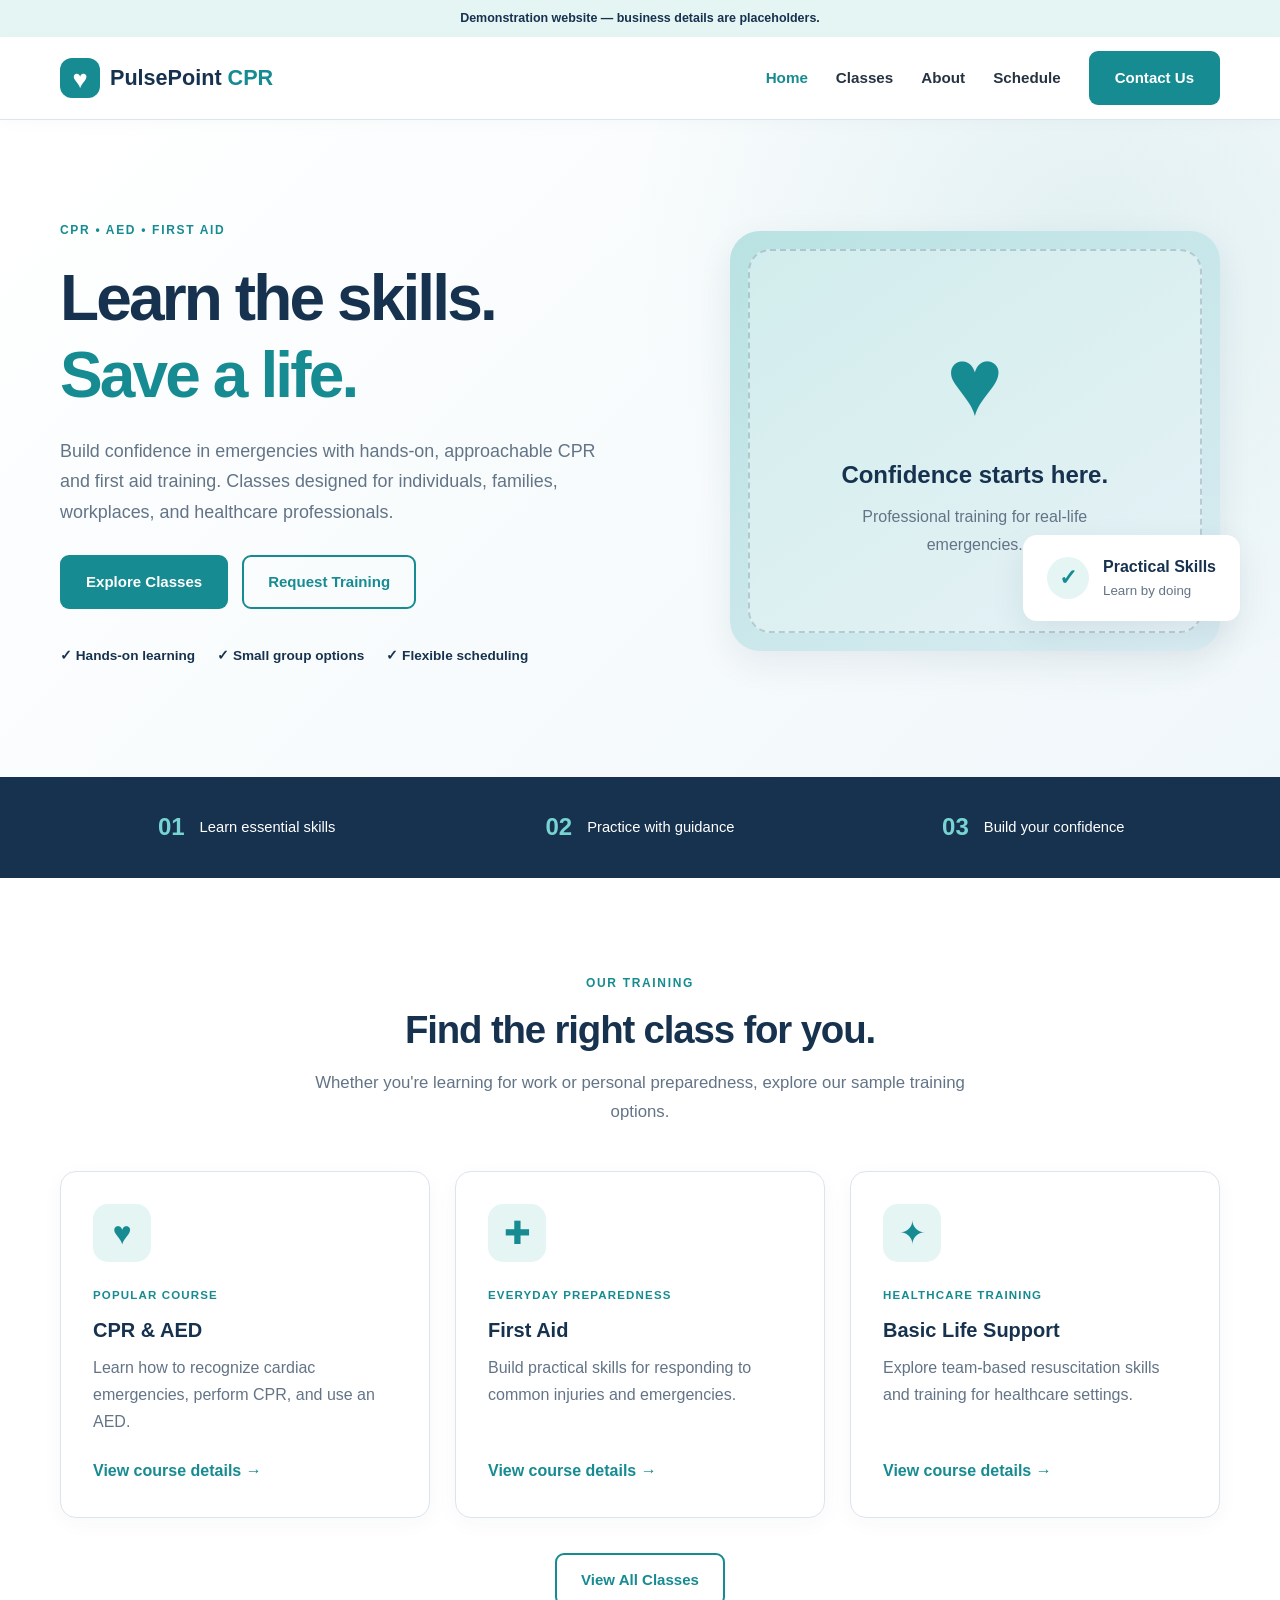
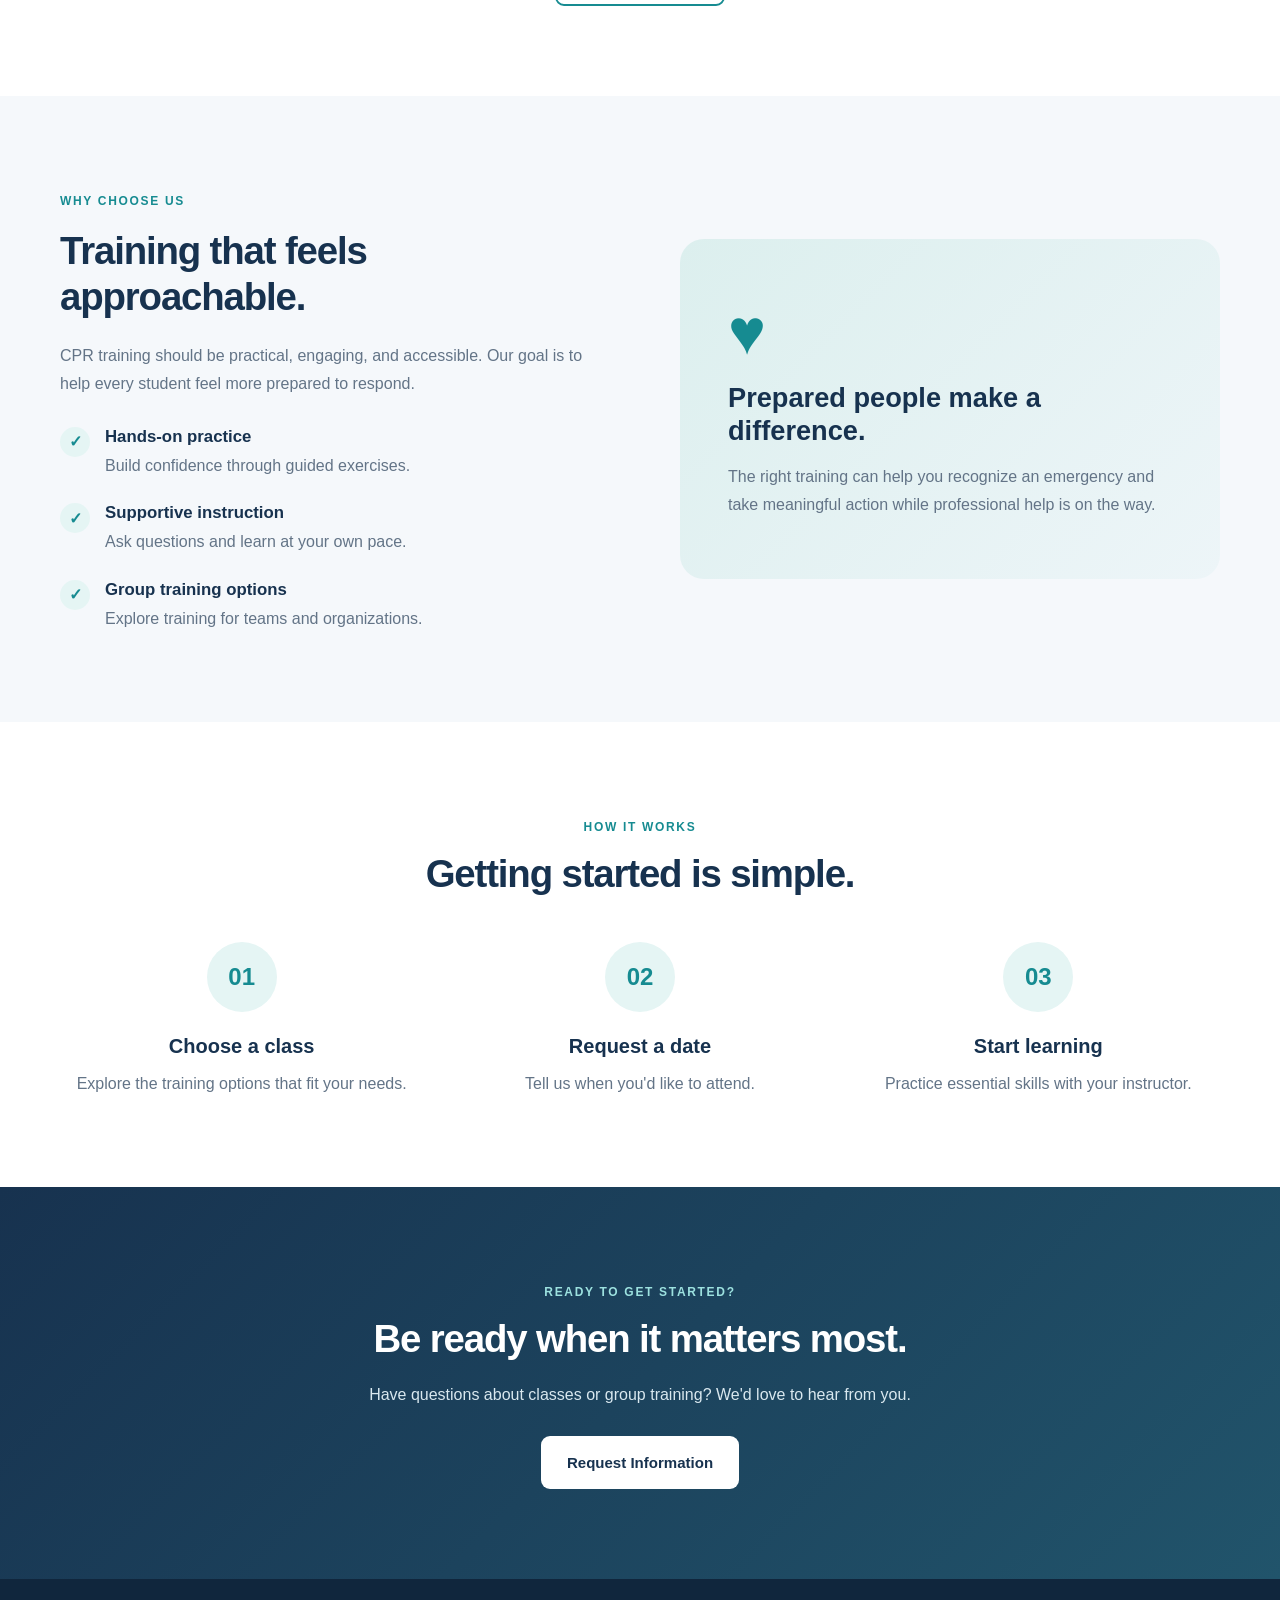
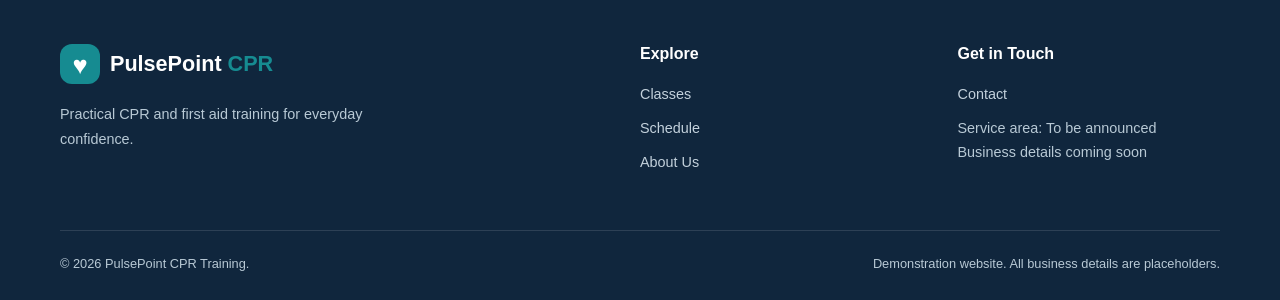
<file: index.html>
<!DOCTYPE html>
<html lang="en">
<head>
    <meta charset="UTF-8">
    <meta name="viewport" content="width=device-width, initial-scale=1.0">
    <meta name="description" content="Professional CPR, AED, and first aid training.">
    <title>PulsePoint CPR Training | Home</title>
    <link rel="stylesheet" href="css/style.css">
    <script src="js/main.js" defer></script>
</head>
<body>
    <div class="demo-banner">
        Demonstration website — business details are placeholders.
    </div>

    <header class="site-header">
        <div class="container nav-container">
            <a class="brand" href="index.html">
                <span class="brand-icon">♥</span>
                <span>PulsePoint <strong>CPR</strong></span>
            </a>

            <button class="menu-toggle" aria-label="Toggle navigation" aria-expanded="false">
                ☰
            </button>

            <nav class="site-nav" aria-label="Main navigation">
                <a class="active" href="index.html">Home</a>
                <a href="classes.html">Classes</a>
                <a href="about.html">About</a>
                <a href="schedule.html">Schedule</a>
                <a href="contact.html" class="btn btn-primary nav-cta">Contact Us</a>
            </nav>
        </div>
    </header>

    <main>
        <section class="hero">
            <div class="container hero-grid">
                <div class="hero-content">
                    <span class="eyebrow">CPR • AED • FIRST AID</span>

                    <h1>
                        Learn the skills.
                        <span>Save a life.</span>
                    </h1>

                    <p>
                        Build confidence in emergencies with hands-on,
                        approachable CPR and first aid training.
                        Classes designed for individuals, families,
                        workplaces, and healthcare professionals.
                    </p>

                    <div class="button-group">
                        <a href="classes.html" class="btn btn-primary">
                            Explore Classes
                        </a>

                        <a href="contact.html" class="btn btn-outline">
                            Request Training
                        </a>
                    </div>

                    <div class="hero-highlights">
                        <span>✓ Hands-on learning</span>
                        <span>✓ Small group options</span>
                        <span>✓ Flexible scheduling</span>
                    </div>
                </div>

                <div class="hero-visual">
                    <div class="hero-image">
                        <div class="image-placeholder">
                            <span class="image-symbol">♥</span>
                            <strong>Confidence starts here.</strong>
                            <p>Professional training for real-life emergencies.</p>
                        </div>
                    </div>

                    <div class="floating-card">
                        <span class="floating-icon">✓</span>
                        <div>
                            <strong>Practical Skills</strong>
                            <small>Learn by doing</small>
                        </div>
                    </div>
                </div>
            </div>
        </section>

        <section class="section trust-strip">
            <div class="container trust-grid">
                <div>
                    <strong>01</strong>
                    <span>Learn essential skills</span>
                </div>

                <div>
                    <strong>02</strong>
                    <span>Practice with guidance</span>
                </div>

                <div>
                    <strong>03</strong>
                    <span>Build your confidence</span>
                </div>
            </div>
        </section>

        <section class="section" id="featured-classes">
            <div class="container">
                <div class="section-heading">
                    <span class="eyebrow">OUR TRAINING</span>
                    <h2>Find the right class for you.</h2>
                    <p>
                        Whether you're learning for work or personal
                        preparedness, explore our sample training options.
                    </p>
                </div>

                <div class="card-grid">
                    <article class="course-card">
                        <div class="course-icon">♥</div>
                        <span class="course-label">POPULAR COURSE</span>
                        <h3>CPR & AED</h3>
                        <p>
                            Learn how to recognize cardiac emergencies,
                            perform CPR, and use an AED.
                        </p>
                        <a href="classes.html" class="text-link">
                            View course details →
                        </a>
                    </article>

                    <article class="course-card">
                        <div class="course-icon">✚</div>
                        <span class="course-label">EVERYDAY PREPAREDNESS</span>
                        <h3>First Aid</h3>
                        <p>
                            Build practical skills for responding to
                            common injuries and emergencies.
                        </p>
                        <a href="classes.html" class="text-link">
                            View course details →
                        </a>
                    </article>

                    <article class="course-card">
                        <div class="course-icon">✦</div>
                        <span class="course-label">HEALTHCARE TRAINING</span>
                        <h3>Basic Life Support</h3>
                        <p>
                            Explore team-based resuscitation skills
                            and training for healthcare settings.
                        </p>
                        <a href="classes.html" class="text-link">
                            View course details →
                        </a>
                    </article>
                </div>

                <div class="centered-action">
                    <a href="classes.html" class="btn btn-outline">
                        View All Classes
                    </a>
                </div>
            </div>
        </section>

        <section class="section section-soft">
            <div class="container split-section">
                <div>
                    <span class="eyebrow">WHY CHOOSE US</span>
                    <h2>Training that feels approachable.</h2>
                    <p>
                        CPR training should be practical, engaging,
                        and accessible. Our goal is to help every
                        student feel more prepared to respond.
                    </p>

                    <div class="feature-list">
                        <div class="feature-item">
                            <span class="check-icon">✓</span>
                            <div>
                                <h3>Hands-on practice</h3>
                                <p>Build confidence through guided exercises.</p>
                            </div>
                        </div>

                        <div class="feature-item">
                            <span class="check-icon">✓</span>
                            <div>
                                <h3>Supportive instruction</h3>
                                <p>Ask questions and learn at your own pace.</p>
                            </div>
                        </div>

                        <div class="feature-item">
                            <span class="check-icon">✓</span>
                            <div>
                                <h3>Group training options</h3>
                                <p>Explore training for teams and organizations.</p>
                            </div>
                        </div>
                    </div>
                </div>

                <div class="info-panel">
                    <span class="panel-symbol">♥</span>
                    <h3>Prepared people make a difference.</h3>
                    <p>
                        The right training can help you recognize
                        an emergency and take meaningful action
                        while professional help is on the way.
                    </p>
                </div>
            </div>
        </section>

        <section class="section">
            <div class="container">
                <div class="section-heading">
                    <span class="eyebrow">HOW IT WORKS</span>
                    <h2>Getting started is simple.</h2>
                </div>

                <div class="steps-grid">
                    <div class="step">
                        <span class="step-number">01</span>
                        <h3>Choose a class</h3>
                        <p>Explore the training options that fit your needs.</p>
                    </div>

                    <div class="step">
                        <span class="step-number">02</span>
                        <h3>Request a date</h3>
                        <p>Tell us when you'd like to attend.</p>
                    </div>

                    <div class="step">
                        <span class="step-number">03</span>
                        <h3>Start learning</h3>
                        <p>Practice essential skills with your instructor.</p>
                    </div>
                </div>
            </div>
        </section>

        <section class="section cta-section">
            <div class="container cta-content">
                <span class="eyebrow">READY TO GET STARTED?</span>
                <h2>Be ready when it matters most.</h2>
                <p>
                    Have questions about classes or group training?
                    We'd love to hear from you.
                </p>
                <a href="contact.html" class="btn btn-light">
                    Request Information
                </a>
            </div>
        </section>
    </main>

    <footer class="site-footer">
        <div class="container footer-grid">
            <div>
                <a class="brand footer-brand" href="index.html">
                    <span class="brand-icon">♥</span>
                    <span>PulsePoint <strong>CPR</strong></span>
                </a>
                <p>
                    Practical CPR and first aid training
                    for everyday confidence.
                </p>
            </div>

            <div>
                <h3>Explore</h3>
                <a href="classes.html">Classes</a>
                <a href="schedule.html">Schedule</a>
                <a href="about.html">About Us</a>
            </div>

            <div>
                <h3>Get in Touch</h3>
                <a href="contact.html">Contact</a>
                <p>Service area: To be announced</p>
                <p>Business details coming soon</p>
            </div>
        </div>

        <div class="container footer-bottom">
            <p>© <span id="current-year"></span> PulsePoint CPR Training.</p>
            <p>Demonstration website. All business details are placeholders.</p>
        </div>
    </footer>
</body>
</html>
</file>
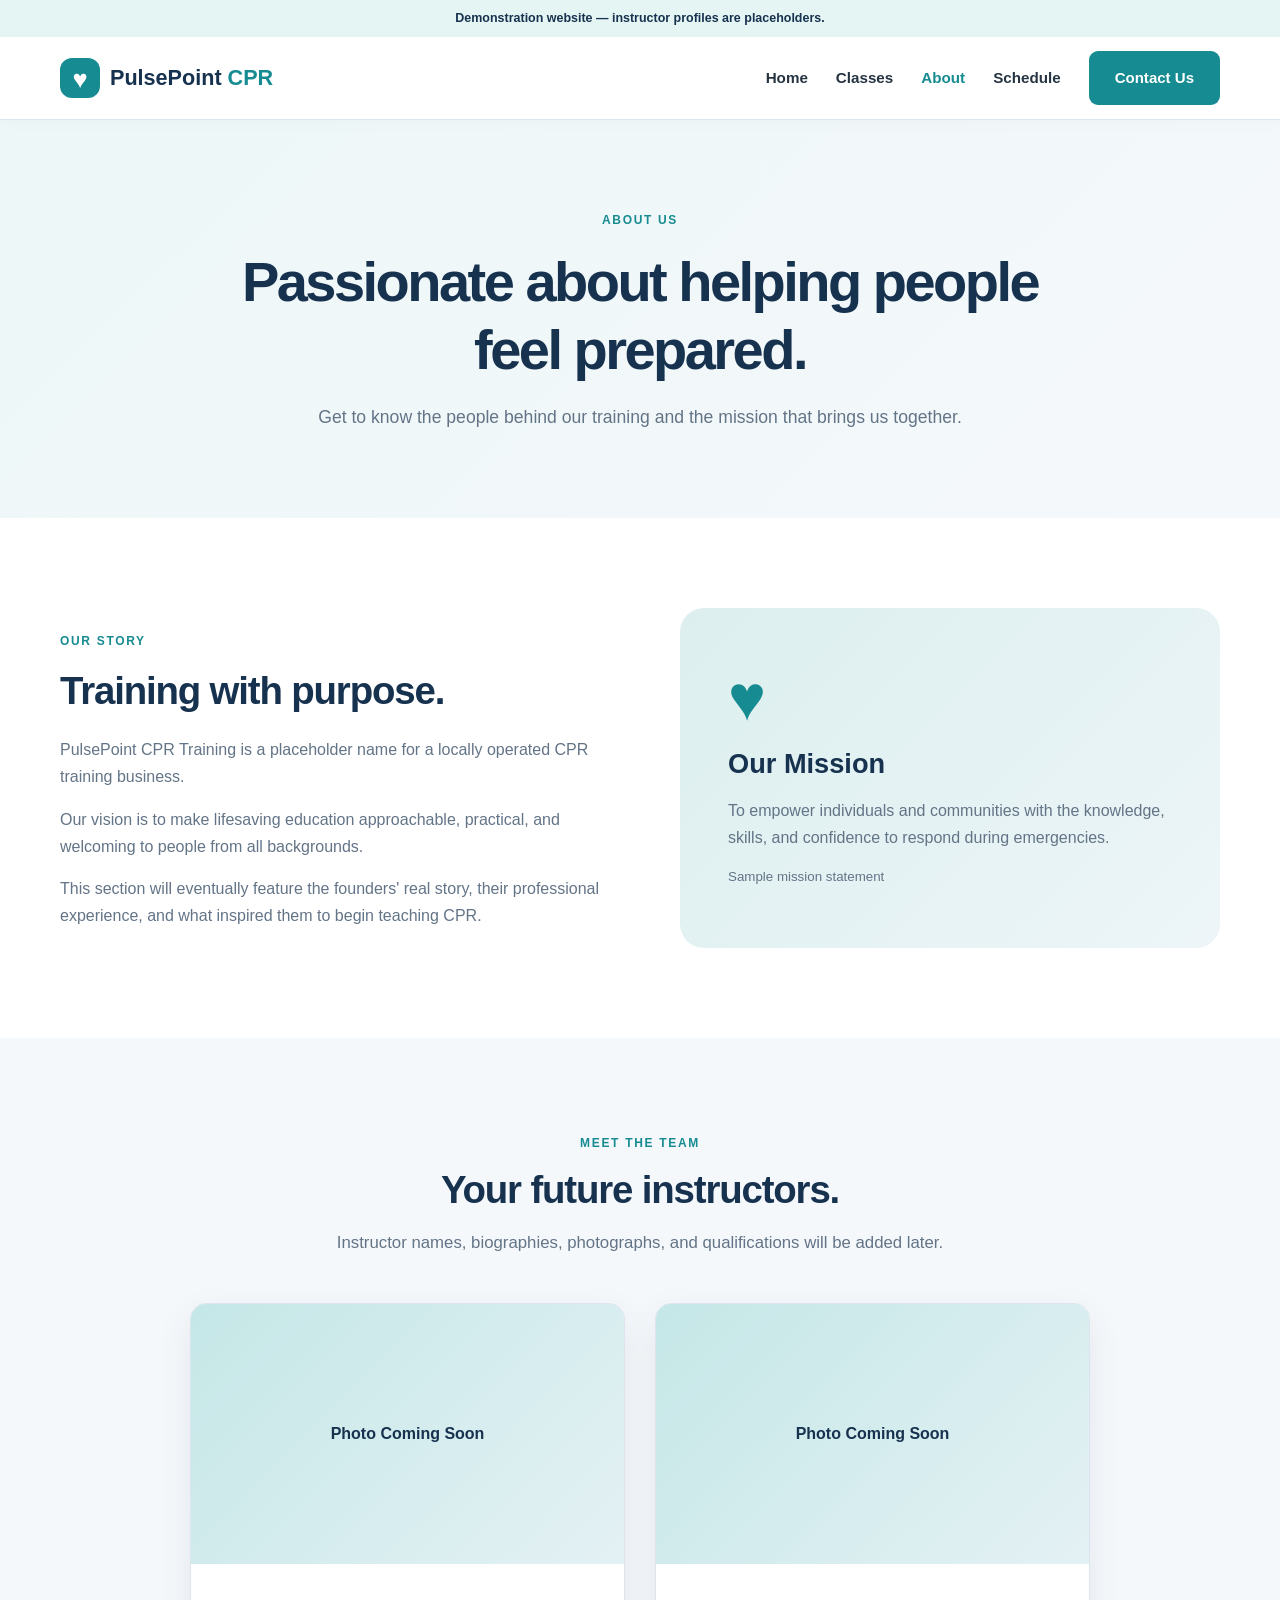
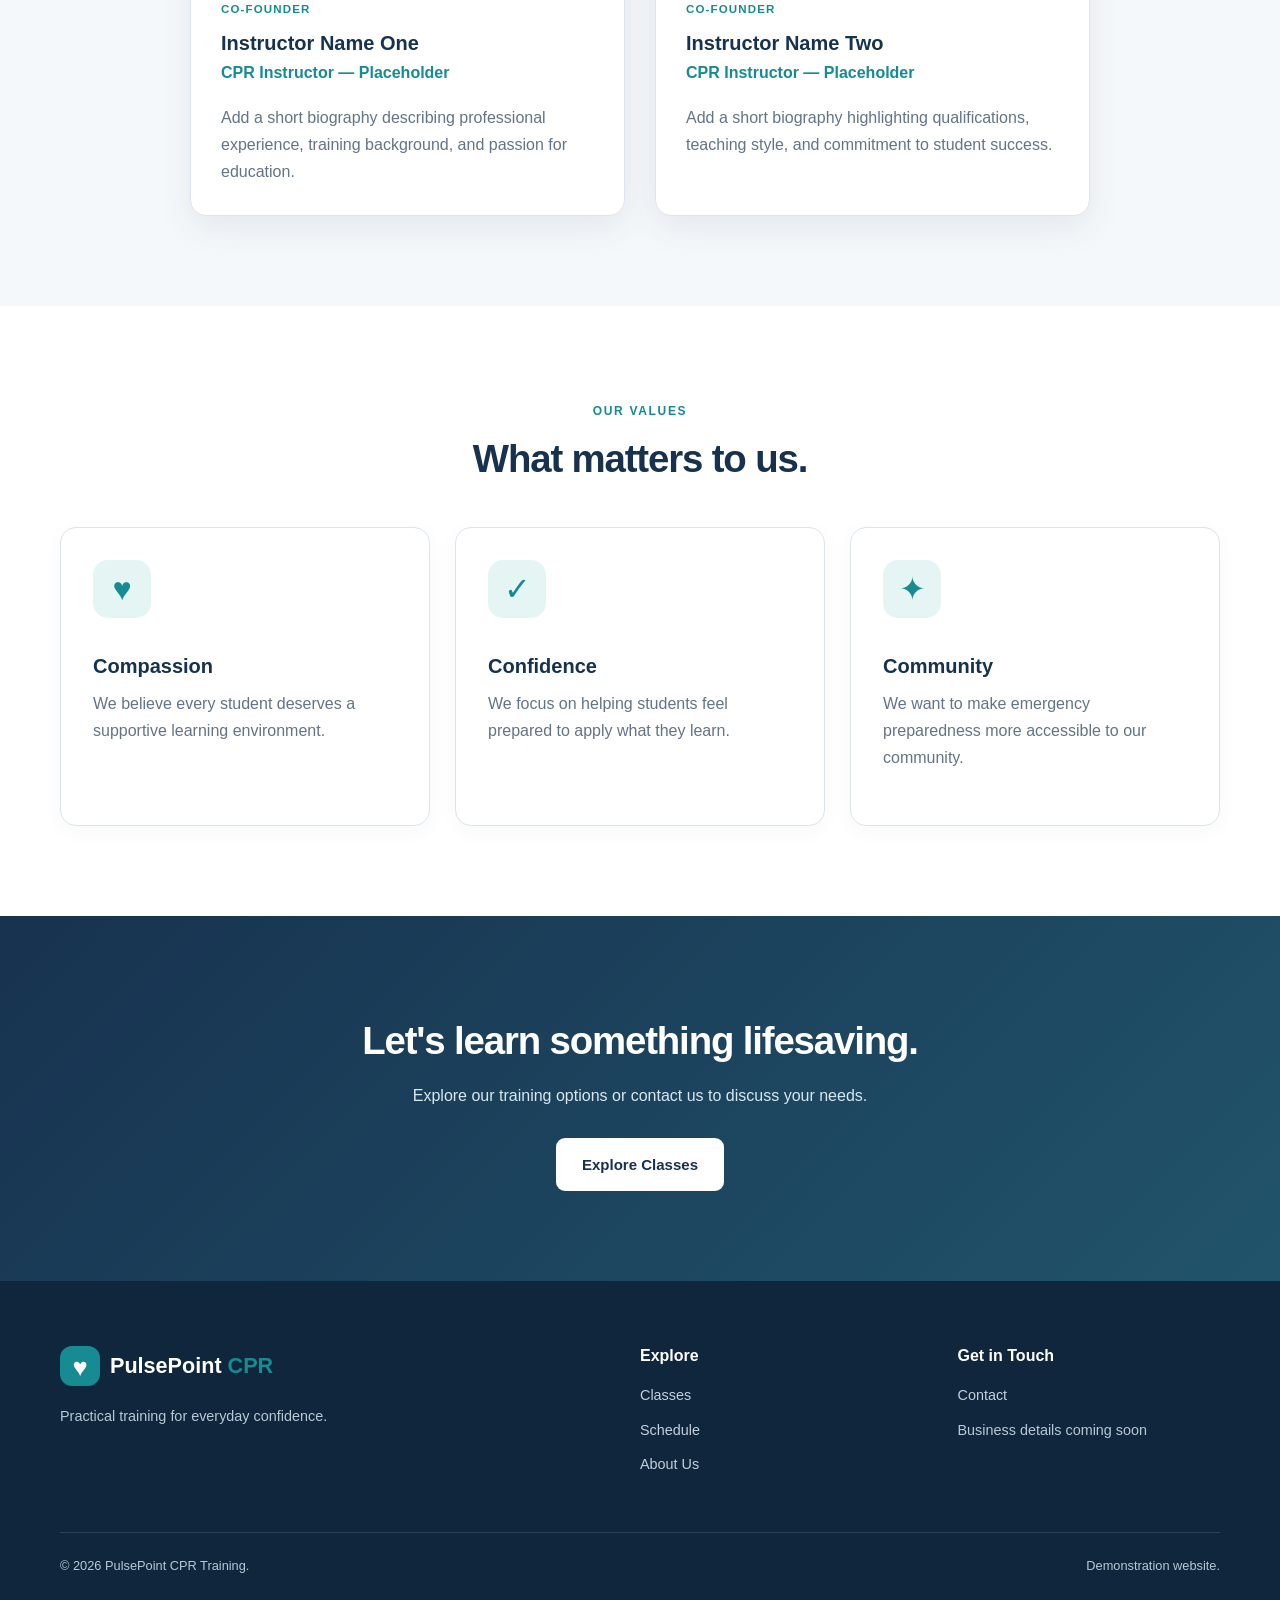
<file: about.html>
<!DOCTYPE html>
<html lang="en">
<head>
    <meta charset="UTF-8">
    <meta name="viewport" content="width=device-width, initial-scale=1.0">
    <meta name="description" content="Meet the team behind PulsePoint CPR Training.">
    <title>About Us | PulsePoint CPR Training</title>
    <link rel="stylesheet" href="css/style.css">
    <script src="js/main.js" defer></script>
</head>
<body>
    <div class="demo-banner">
        Demonstration website — instructor profiles are placeholders.
    </div>

    <header class="site-header">
        <div class="container nav-container">
            <a class="brand" href="index.html">
                <span class="brand-icon">♥</span>
                <span>PulsePoint <strong>CPR</strong></span>
            </a>

            <button class="menu-toggle" aria-label="Toggle navigation" aria-expanded="false">
                ☰
            </button>

            <nav class="site-nav" aria-label="Main navigation">
                <a href="index.html">Home</a>
                <a href="classes.html">Classes</a>
                <a class="active" href="about.html">About</a>
                <a href="schedule.html">Schedule</a>
                <a href="contact.html" class="btn btn-primary nav-cta">Contact Us</a>
            </nav>
        </div>
    </header>

    <main>
        <section class="page-hero">
            <div class="container">
                <span class="eyebrow">ABOUT US</span>
                <h1>Passionate about helping people feel prepared.</h1>
                <p>
                    Get to know the people behind our training
                    and the mission that brings us together.
                </p>
            </div>
        </section>

        <section class="section">
            <div class="container split-section">
                <div>
                    <span class="eyebrow">OUR STORY</span>
                    <h2>Training with purpose.</h2>

                    <p>
                        PulsePoint CPR Training is a placeholder
                        name for a locally operated CPR training business.
                    </p>

                    <p>
                        Our vision is to make lifesaving education
                        approachable, practical, and welcoming
                        to people from all backgrounds.
                    </p>

                    <p>
                        This section will eventually feature
                        the founders' real story, their professional
                        experience, and what inspired them to
                        begin teaching CPR.
                    </p>
                </div>

                <div class="info-panel">
                    <span class="panel-symbol">♥</span>
                    <h3>Our Mission</h3>
                    <p>
                        To empower individuals and communities
                        with the knowledge, skills, and confidence
                        to respond during emergencies.
                    </p>
                    <small>Sample mission statement</small>
                </div>
            </div>
        </section>

        <section class="section section-soft">
            <div class="container">
                <div class="section-heading">
                    <span class="eyebrow">MEET THE TEAM</span>
                    <h2>Your future instructors.</h2>
                    <p>
                        Instructor names, biographies, photographs,
                        and qualifications will be added later.
                    </p>
                </div>

                <div class="team-grid">
                    <article class="team-card">
                        <div class="team-photo">
                            <span>Photo Coming Soon</span>
                        </div>

                        <div class="team-content">
                            <span class="course-label">CO-FOUNDER</span>
                            <h3>Instructor Name One</h3>
                            <p class="team-role">CPR Instructor — Placeholder</p>
                            <p>
                                Add a short biography describing
                                professional experience, training
                                background, and passion for education.
                            </p>
                        </div>
                    </article>

                    <article class="team-card">
                        <div class="team-photo">
                            <span>Photo Coming Soon</span>
                        </div>

                        <div class="team-content">
                            <span class="course-label">CO-FOUNDER</span>
                            <h3>Instructor Name Two</h3>
                            <p class="team-role">CPR Instructor — Placeholder</p>
                            <p>
                                Add a short biography highlighting
                                qualifications, teaching style,
                                and commitment to student success.
                            </p>
                        </div>
                    </article>
                </div>
            </div>
        </section>

        <section class="section">
            <div class="container">
                <div class="section-heading">
                    <span class="eyebrow">OUR VALUES</span>
                    <h2>What matters to us.</h2>
                </div>

                <div class="card-grid">
                    <article class="course-card">
                        <div class="course-icon">♥</div>
                        <h3>Compassion</h3>
                        <p>
                            We believe every student deserves
                            a supportive learning environment.
                        </p>
                    </article>

                    <article class="course-card">
                        <div class="course-icon">✓</div>
                        <h3>Confidence</h3>
                        <p>
                            We focus on helping students feel
                            prepared to apply what they learn.
                        </p>
                    </article>

                    <article class="course-card">
                        <div class="course-icon">✦</div>
                        <h3>Community</h3>
                        <p>
                            We want to make emergency preparedness
                            more accessible to our community.
                        </p>
                    </article>
                </div>
            </div>
        </section>

        <section class="section cta-section">
            <div class="container cta-content">
                <h2>Let's learn something lifesaving.</h2>
                <p>
                    Explore our training options or contact us
                    to discuss your needs.
                </p>

                <a href="classes.html" class="btn btn-light">
                    Explore Classes
                </a>
            </div>
        </section>
    </main>

    <footer class="site-footer">
        <div class="container footer-grid">
            <div>
                <a class="brand footer-brand" href="index.html">
                    <span class="brand-icon">♥</span>
                    <span>PulsePoint <strong>CPR</strong></span>
                </a>
                <p>Practical training for everyday confidence.</p>
            </div>

            <div>
                <h3>Explore</h3>
                <a href="classes.html">Classes</a>
                <a href="schedule.html">Schedule</a>
                <a href="about.html">About Us</a>
            </div>

            <div>
                <h3>Get in Touch</h3>
                <a href="contact.html">Contact</a>
                <p>Business details coming soon</p>
            </div>
        </div>

        <div class="container footer-bottom">
            <p>© <span id="current-year"></span> PulsePoint CPR Training.</p>
            <p>Demonstration website.</p>
        </div>
    </footer>
</body>
</html>
</file>
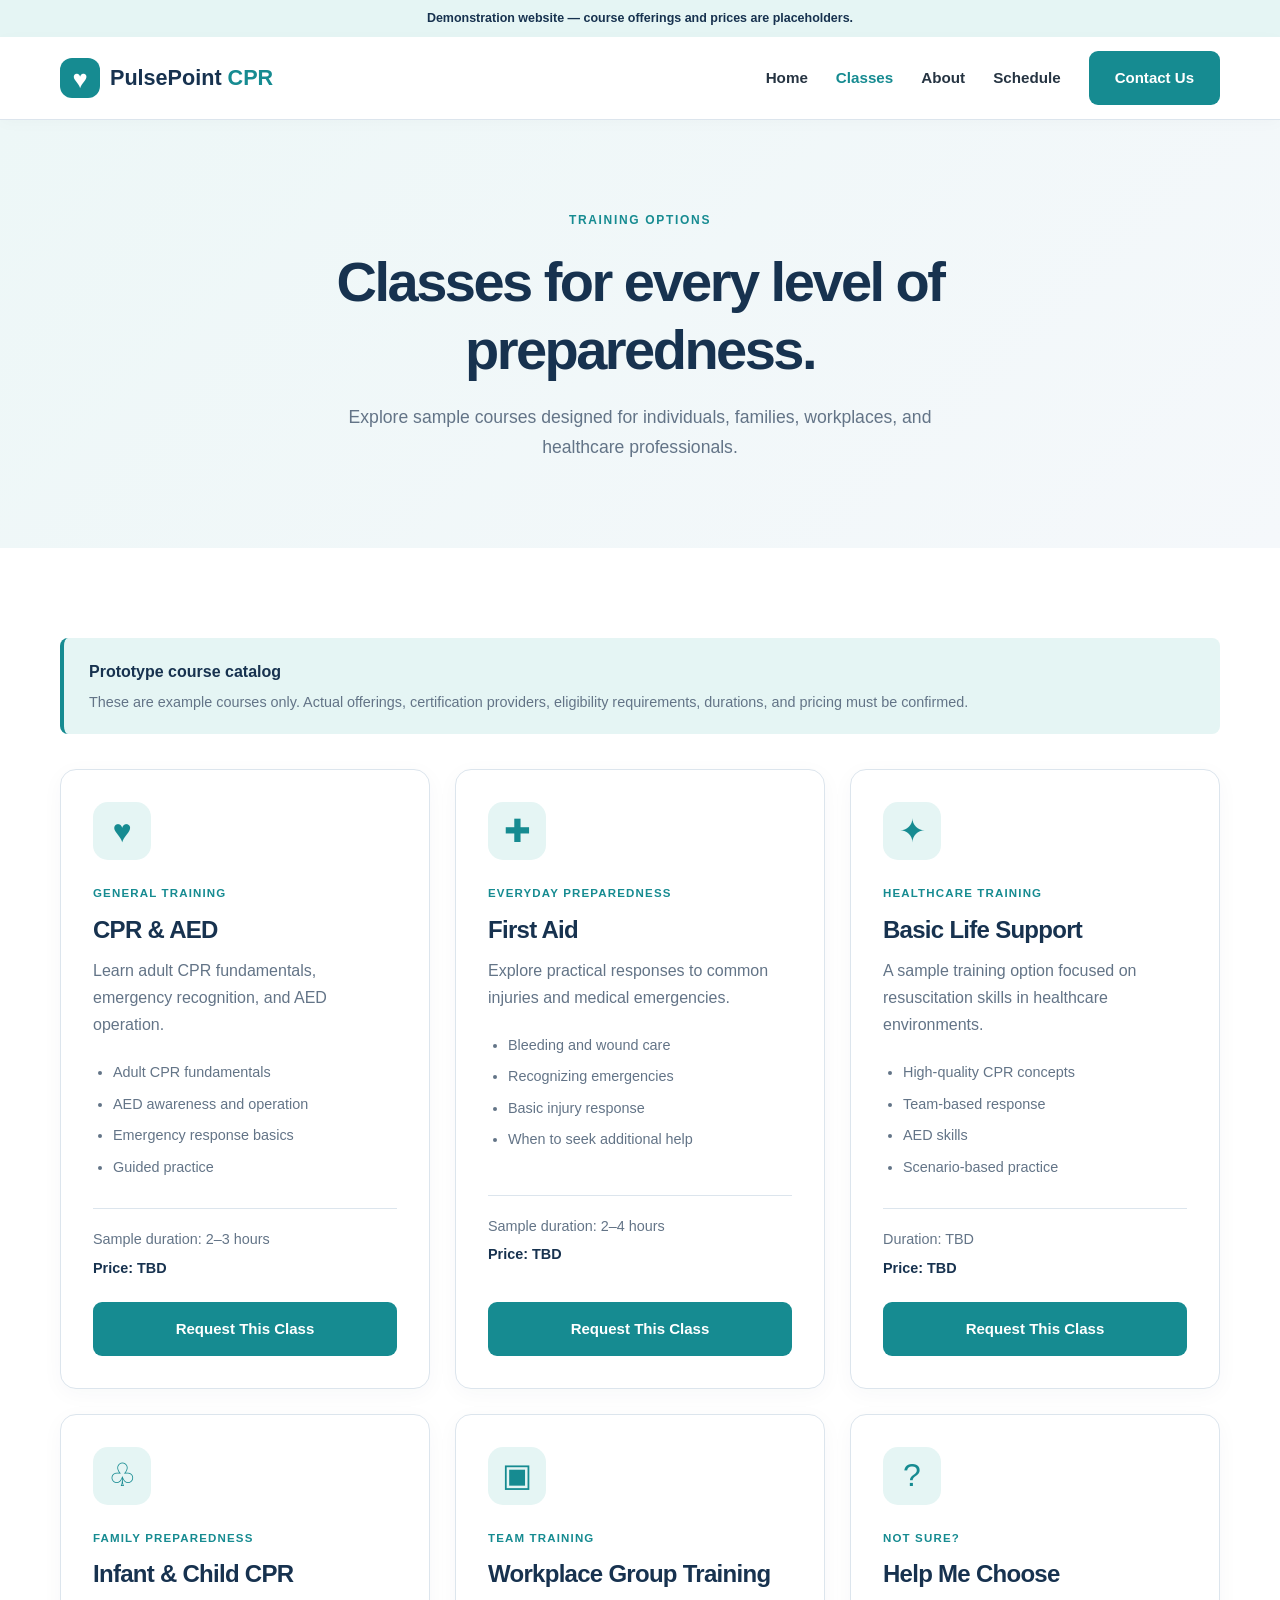
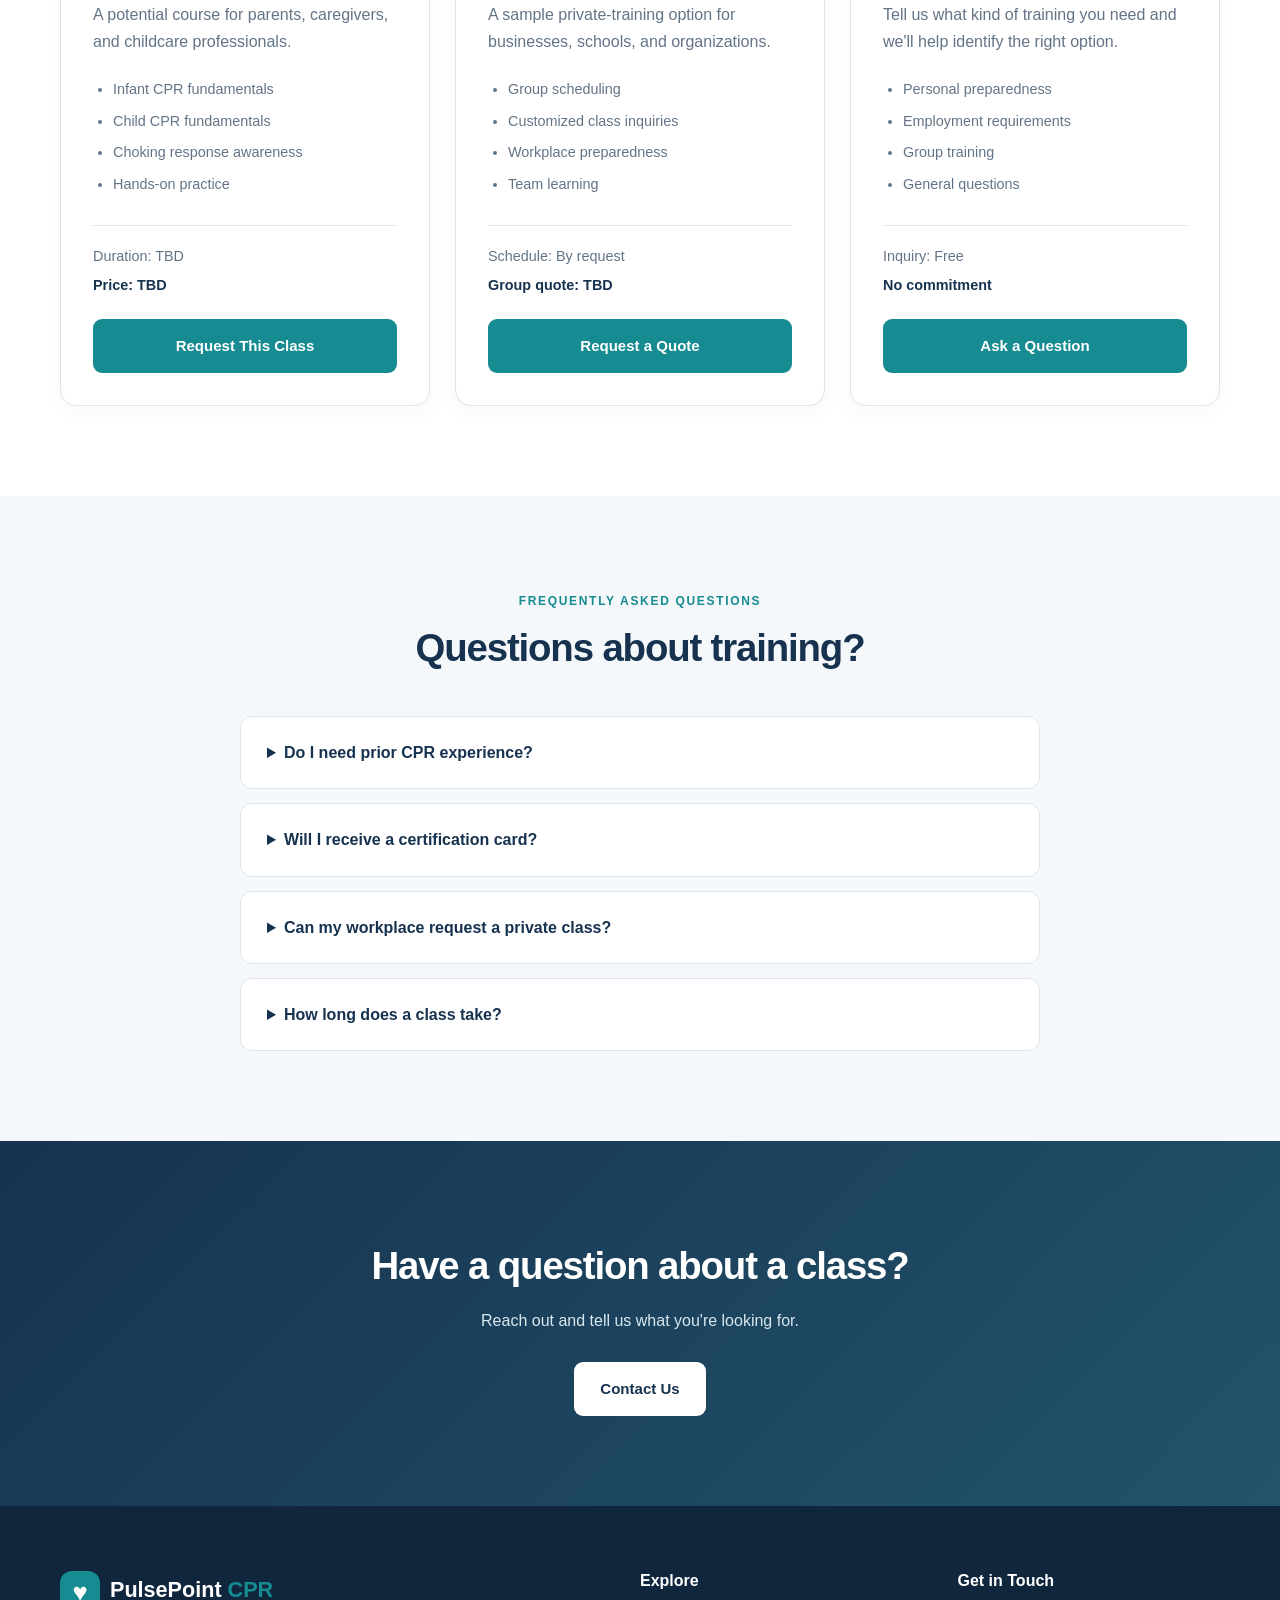
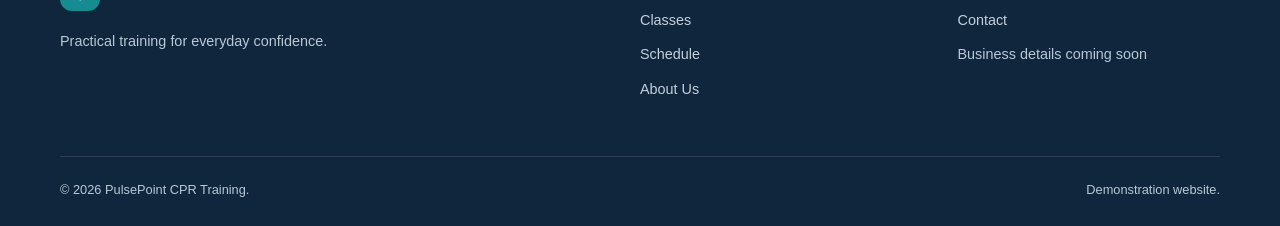
<file: classes.html>
<!DOCTYPE html>
<html lang="en">
<head>
    <meta charset="UTF-8">
    <meta name="viewport" content="width=device-width, initial-scale=1.0">
    <meta name="description" content="Explore CPR, AED, first aid, and BLS training options.">
    <title>Classes | PulsePoint CPR Training</title>
    <link rel="stylesheet" href="css/style.css">
    <script src="js/main.js" defer></script>
</head>
<body>
    <div class="demo-banner">
        Demonstration website — course offerings and prices are placeholders.
    </div>

    <header class="site-header">
        <div class="container nav-container">
            <a class="brand" href="index.html">
                <span class="brand-icon">♥</span>
                <span>PulsePoint <strong>CPR</strong></span>
            </a>

            <button class="menu-toggle" aria-label="Toggle navigation" aria-expanded="false">
                ☰
            </button>

            <nav class="site-nav" aria-label="Main navigation">
                <a href="index.html">Home</a>
                <a class="active" href="classes.html">Classes</a>
                <a href="about.html">About</a>
                <a href="schedule.html">Schedule</a>
                <a href="contact.html" class="btn btn-primary nav-cta">Contact Us</a>
            </nav>
        </div>
    </header>

    <main>
        <section class="page-hero">
            <div class="container">
                <span class="eyebrow">TRAINING OPTIONS</span>
                <h1>Classes for every level of preparedness.</h1>
                <p>
                    Explore sample courses designed for individuals,
                    families, workplaces, and healthcare professionals.
                </p>
            </div>
        </section>

        <section class="section">
            <div class="container">
                <div class="notice-box">
                    <strong>Prototype course catalog</strong>
                    <p>
                        These are example courses only. Actual offerings,
                        certification providers, eligibility requirements,
                        durations, and pricing must be confirmed.
                    </p>
                </div>

                <div class="card-grid">
                    <article class="course-card detailed-card">
                        <div class="course-icon">♥</div>
                        <span class="course-label">GENERAL TRAINING</span>
                        <h2>CPR & AED</h2>
                        <p>
                            Learn adult CPR fundamentals, emergency
                            recognition, and AED operation.
                        </p>

                        <ul class="course-details">
                            <li>Adult CPR fundamentals</li>
                            <li>AED awareness and operation</li>
                            <li>Emergency response basics</li>
                            <li>Guided practice</li>
                        </ul>

                        <div class="course-meta">
                            <span>Sample duration: 2–3 hours</span>
                            <strong>Price: TBD</strong>
                        </div>

                        <a href="contact.html?course=CPR%20%26%20AED" class="btn btn-primary">
                            Request This Class
                        </a>
                    </article>

                    <article class="course-card detailed-card">
                        <div class="course-icon">✚</div>
                        <span class="course-label">EVERYDAY PREPAREDNESS</span>
                        <h2>First Aid</h2>
                        <p>
                            Explore practical responses to common
                            injuries and medical emergencies.
                        </p>

                        <ul class="course-details">
                            <li>Bleeding and wound care</li>
                            <li>Recognizing emergencies</li>
                            <li>Basic injury response</li>
                            <li>When to seek additional help</li>
                        </ul>

                        <div class="course-meta">
                            <span>Sample duration: 2–4 hours</span>
                            <strong>Price: TBD</strong>
                        </div>

                        <a href="contact.html?course=First%20Aid" class="btn btn-primary">
                            Request This Class
                        </a>
                    </article>

                    <article class="course-card detailed-card">
                        <div class="course-icon">✦</div>
                        <span class="course-label">HEALTHCARE TRAINING</span>
                        <h2>Basic Life Support</h2>
                        <p>
                            A sample training option focused on
                            resuscitation skills in healthcare environments.
                        </p>

                        <ul class="course-details">
                            <li>High-quality CPR concepts</li>
                            <li>Team-based response</li>
                            <li>AED skills</li>
                            <li>Scenario-based practice</li>
                        </ul>

                        <div class="course-meta">
                            <span>Duration: TBD</span>
                            <strong>Price: TBD</strong>
                        </div>

                        <a href="contact.html?course=Basic%20Life%20Support" class="btn btn-primary">
                            Request This Class
                        </a>
                    </article>

                    <article class="course-card detailed-card">
                        <div class="course-icon">♧</div>
                        <span class="course-label">FAMILY PREPAREDNESS</span>
                        <h2>Infant & Child CPR</h2>
                        <p>
                            A potential course for parents,
                            caregivers, and childcare professionals.
                        </p>

                        <ul class="course-details">
                            <li>Infant CPR fundamentals</li>
                            <li>Child CPR fundamentals</li>
                            <li>Choking response awareness</li>
                            <li>Hands-on practice</li>
                        </ul>

                        <div class="course-meta">
                            <span>Duration: TBD</span>
                            <strong>Price: TBD</strong>
                        </div>

                        <a href="contact.html?course=Infant%20%26%20Child%20CPR" class="btn btn-primary">
                            Request This Class
                        </a>
                    </article>

                    <article class="course-card detailed-card">
                        <div class="course-icon">▣</div>
                        <span class="course-label">TEAM TRAINING</span>
                        <h2>Workplace Group Training</h2>
                        <p>
                            A sample private-training option for
                            businesses, schools, and organizations.
                        </p>

                        <ul class="course-details">
                            <li>Group scheduling</li>
                            <li>Customized class inquiries</li>
                            <li>Workplace preparedness</li>
                            <li>Team learning</li>
                        </ul>

                        <div class="course-meta">
                            <span>Schedule: By request</span>
                            <strong>Group quote: TBD</strong>
                        </div>

                        <a href="contact.html?course=Workplace%20Group%20Training" class="btn btn-primary">
                            Request a Quote
                        </a>
                    </article>

                    <article class="course-card detailed-card">
                        <div class="course-icon">?</div>
                        <span class="course-label">NOT SURE?</span>
                        <h2>Help Me Choose</h2>
                        <p>
                            Tell us what kind of training you need
                            and we'll help identify the right option.
                        </p>

                        <ul class="course-details">
                            <li>Personal preparedness</li>
                            <li>Employment requirements</li>
                            <li>Group training</li>
                            <li>General questions</li>
                        </ul>

                        <div class="course-meta">
                            <span>Inquiry: Free</span>
                            <strong>No commitment</strong>
                        </div>

                        <a href="contact.html" class="btn btn-primary">
                            Ask a Question
                        </a>
                    </article>
                </div>
            </div>
        </section>

        <section class="section section-soft">
            <div class="container narrow-container">
                <div class="section-heading">
                    <span class="eyebrow">FREQUENTLY ASKED QUESTIONS</span>
                    <h2>Questions about training?</h2>
                </div>

                <div class="faq-list">
                    <details class="faq-item">
                        <summary>Do I need prior CPR experience?</summary>
                        <p>
                            Many introductory CPR courses are designed
                            for beginners. Requirements depend on the
                            specific course selected.
                        </p>
                    </details>

                    <details class="faq-item">
                        <summary>Will I receive a certification card?</summary>
                        <p>
                            Certification availability depends on the
                            approved course and training provider.
                            Confirm certification details before registering.
                        </p>
                    </details>

                    <details class="faq-item">
                        <summary>Can my workplace request a private class?</summary>
                        <p>
                            Group training is a potential service.
                            Contact the instructors to confirm
                            availability and group requirements.
                        </p>
                    </details>

                    <details class="faq-item">
                        <summary>How long does a class take?</summary>
                        <p>
                            Duration varies by course, format, and
                            certification requirements. Listed durations
                            in this prototype are examples only.
                        </p>
                    </details>
                </div>
            </div>
        </section>

        <section class="section cta-section">
            <div class="container cta-content">
                <h2>Have a question about a class?</h2>
                <p>Reach out and tell us what you're looking for.</p>
                <a href="contact.html" class="btn btn-light">
                    Contact Us
                </a>
            </div>
        </section>
    </main>

    <footer class="site-footer">
        <div class="container footer-grid">
            <div>
                <a class="brand footer-brand" href="index.html">
                    <span class="brand-icon">♥</span>
                    <span>PulsePoint <strong>CPR</strong></span>
                </a>
                <p>Practical training for everyday confidence.</p>
            </div>

            <div>
                <h3>Explore</h3>
                <a href="classes.html">Classes</a>
                <a href="schedule.html">Schedule</a>
                <a href="about.html">About Us</a>
            </div>

            <div>
                <h3>Get in Touch</h3>
                <a href="contact.html">Contact</a>
                <p>Business details coming soon</p>
            </div>
        </div>

        <div class="container footer-bottom">
            <p>© <span id="current-year"></span> PulsePoint CPR Training.</p>
            <p>Demonstration website.</p>
        </div>
    </footer>
</body>
</html>
</file>
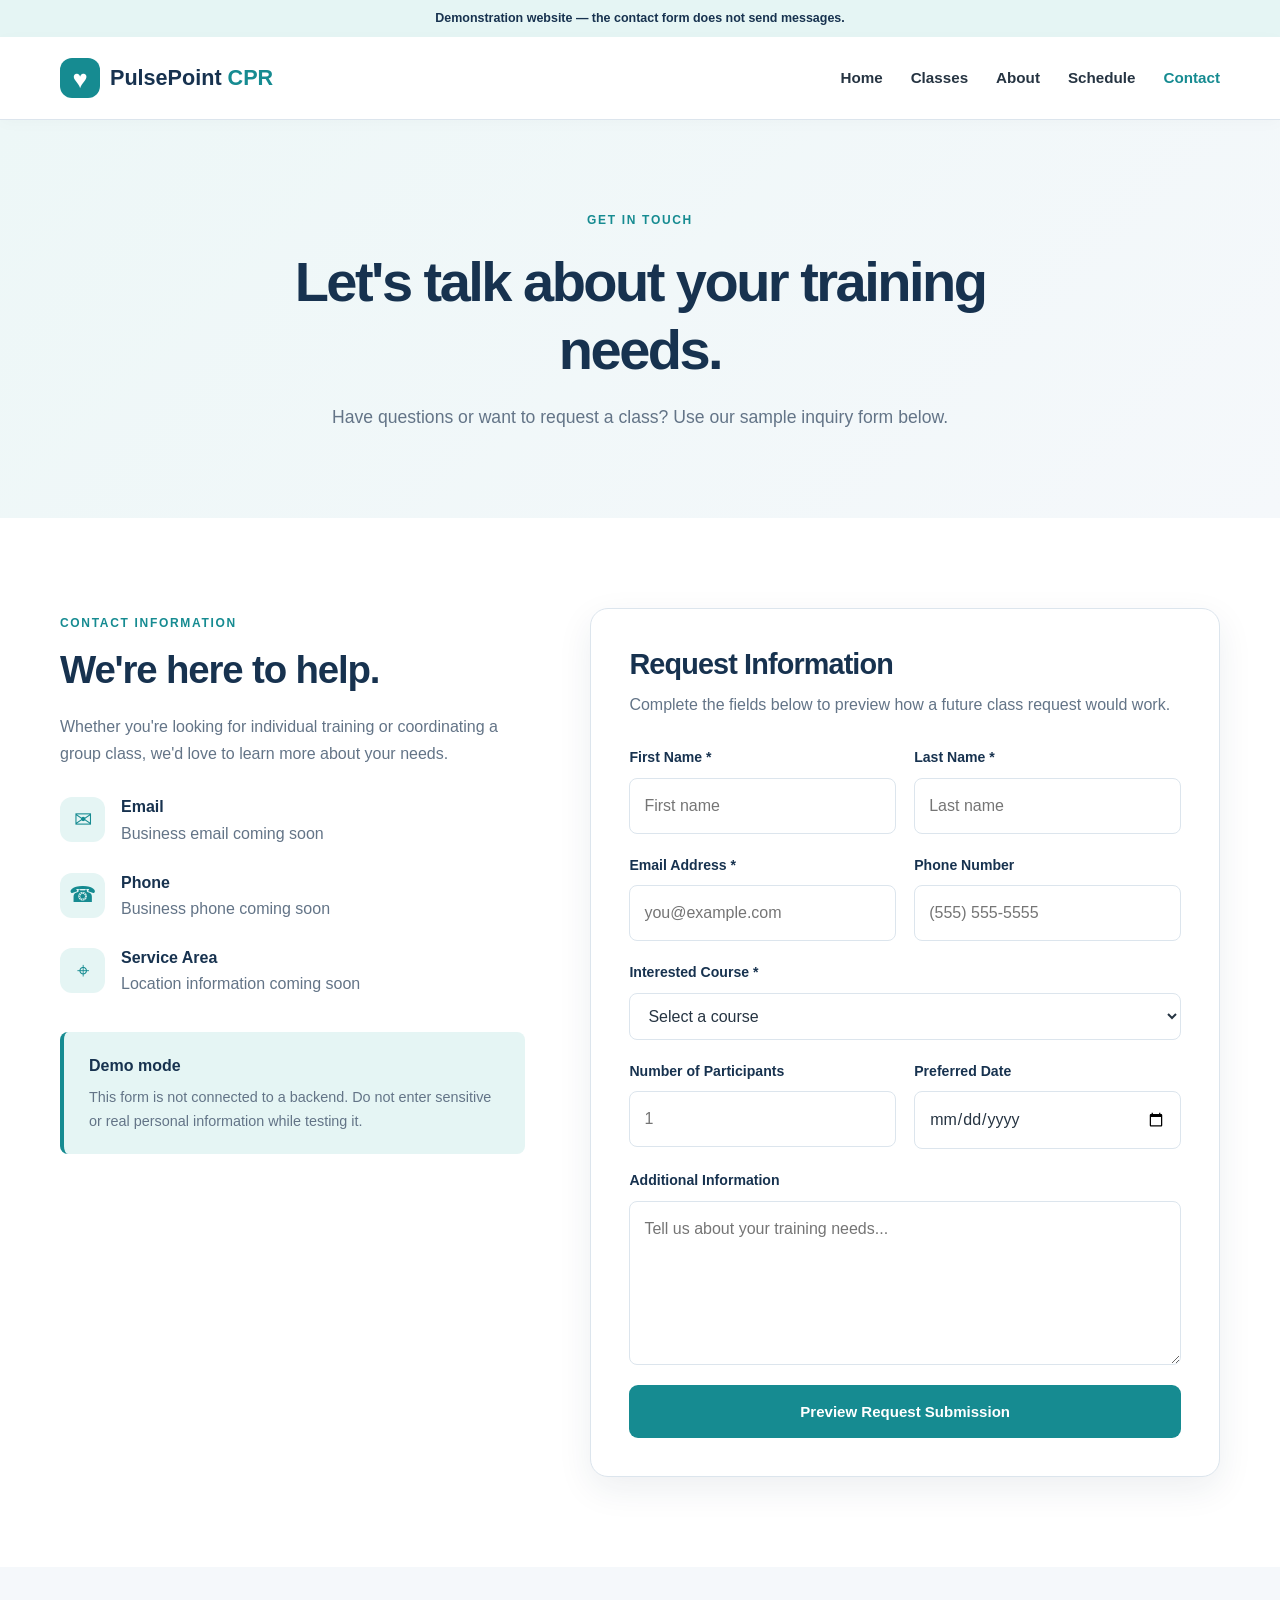
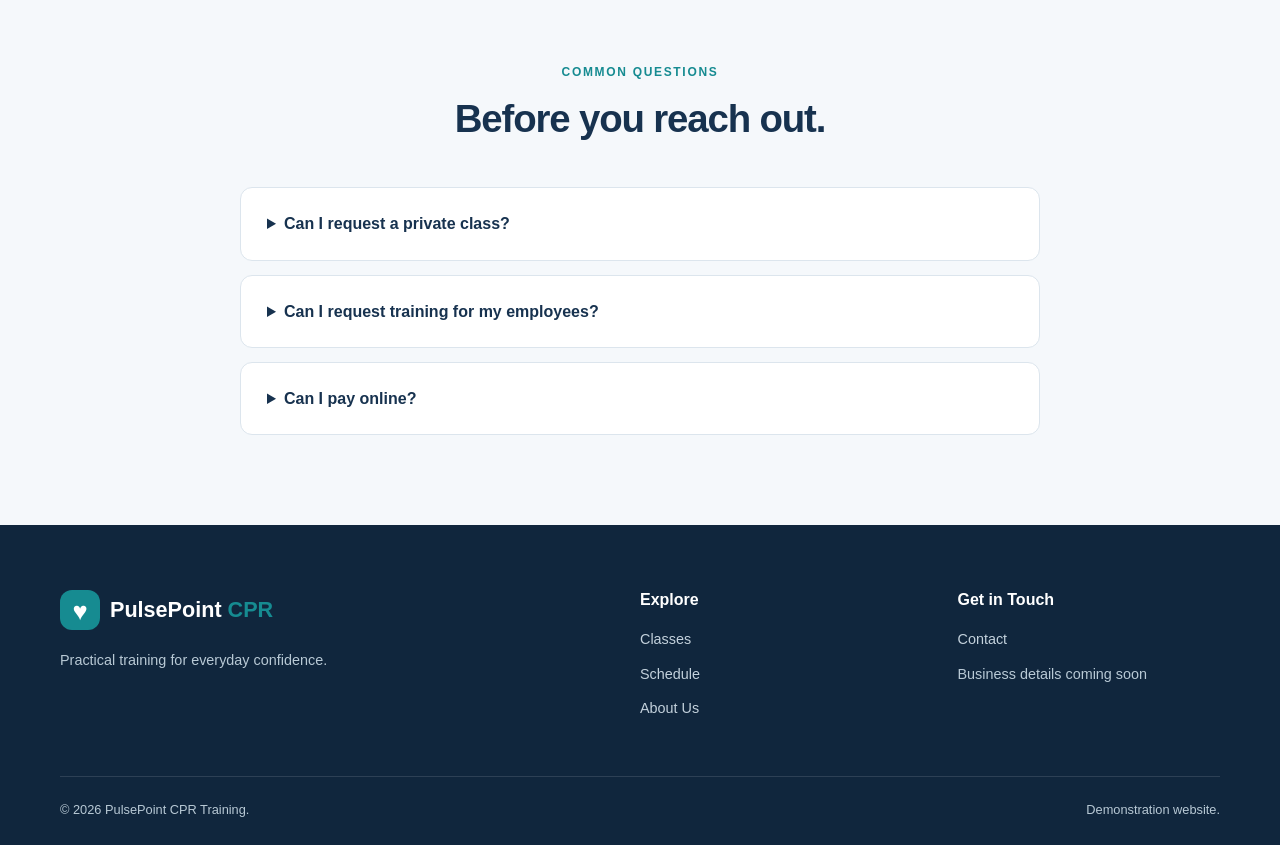
<file: contact.html>
<!DOCTYPE html>
<html lang="en">
<head>
    <meta charset="UTF-8">
    <meta name="viewport" content="width=device-width, initial-scale=1.0">
    <meta name="description" content="Contact PulsePoint CPR Training to request a class.">
    <title>Contact | PulsePoint CPR Training</title>
    <link rel="stylesheet" href="css/style.css">
    <script src="js/main.js" defer></script>
</head>
<body>
    <div class="demo-banner">
        Demonstration website — the contact form does not send messages.
    </div>

    <header class="site-header">
        <div class="container nav-container">
            <a class="brand" href="index.html">
                <span class="brand-icon">♥</span>
                <span>PulsePoint <strong>CPR</strong></span>
            </a>

            <button class="menu-toggle" aria-label="Toggle navigation" aria-expanded="false">
                ☰
            </button>

            <nav class="site-nav" aria-label="Main navigation">
                <a href="index.html">Home</a>
                <a href="classes.html">Classes</a>
                <a href="about.html">About</a>
                <a href="schedule.html">Schedule</a>
                <a class="active" href="contact.html">Contact</a>
            </nav>
        </div>
    </header>

    <main>
        <section class="page-hero">
            <div class="container">
                <span class="eyebrow">GET IN TOUCH</span>
                <h1>Let's talk about your training needs.</h1>
                <p>
                    Have questions or want to request a class?
                    Use our sample inquiry form below.
                </p>
            </div>
        </section>

        <section class="section">
            <div class="container contact-grid">
                <div class="contact-intro">
                    <span class="eyebrow">CONTACT INFORMATION</span>
                    <h2>We're here to help.</h2>

                    <p>
                        Whether you're looking for individual
                        training or coordinating a group class,
                        we'd love to learn more about your needs.
                    </p>

                    <div class="contact-detail">
                        <span class="contact-detail-icon">✉</span>
                        <div>
                            <h3>Email</h3>
                            <p>Business email coming soon</p>
                        </div>
                    </div>

                    <div class="contact-detail">
                        <span class="contact-detail-icon">☎</span>
                        <div>
                            <h3>Phone</h3>
                            <p>Business phone coming soon</p>
                        </div>
                    </div>

                    <div class="contact-detail">
                        <span class="contact-detail-icon">⌖</span>
                        <div>
                            <h3>Service Area</h3>
                            <p>Location information coming soon</p>
                        </div>
                    </div>

                    <div class="notice-box">
                        <strong>Demo mode</strong>
                        <p>
                            This form is not connected to a backend.
                            Do not enter sensitive or real personal
                            information while testing it.
                        </p>
                    </div>
                </div>

                <div class="form-card">
                    <h2>Request Information</h2>
                    <p>
                        Complete the fields below to preview
                        how a future class request would work.
                    </p>

                    <form id="contact-form">
                        <div class="form-row">
                            <div class="form-group">
                                <label for="first-name">First Name *</label>
                                <input
                                    type="text"
                                    id="first-name"
                                    name="firstName"
                                    placeholder="First name"
                                    autocomplete="given-name"
                                    maxlength="80"
                                    required
                                >
                            </div>

                            <div class="form-group">
                                <label for="last-name">Last Name *</label>
                                <input
                                    type="text"
                                    id="last-name"
                                    name="lastName"
                                    placeholder="Last name"
                                    autocomplete="family-name"
                                    maxlength="80"
                                    required
                                >
                            </div>
                        </div>

                        <div class="form-row">
                            <div class="form-group">
                                <label for="email">Email Address *</label>
                                <input
                                    type="email"
                                    id="email"
                                    name="email"
                                    placeholder="you@example.com"
                                    autocomplete="email"
                                    maxlength="254"
                                    required
                                >
                            </div>

                            <div class="form-group">
                                <label for="phone">Phone Number</label>
                                <input
                                    type="tel"
                                    id="phone"
                                    name="phone"
                                    placeholder="(555) 555-5555"
                                    autocomplete="tel"
                                    maxlength="30"
                                >
                            </div>
                        </div>

                        <div class="form-group">
                            <label for="course">Interested Course *</label>
                            <select id="course" name="course" required>
                                <option value="">Select a course</option>
                                <option value="CPR & AED">CPR & AED</option>
                                <option value="First Aid">First Aid</option>
                                <option value="Basic Life Support">Basic Life Support</option>
                                <option value="Infant & Child CPR">Infant & Child CPR</option>
                                <option value="Workplace Group Training">Workplace Group Training</option>
                                <option value="Not Sure">Not Sure Yet</option>
                            </select>
                        </div>

                        <div class="form-row">
                            <div class="form-group">
                                <label for="participants">Number of Participants</label>
                                <input
                                    type="number"
                                    id="participants"
                                    name="participants"
                                    min="1"
                                    max="1000"
                                    placeholder="1"
                                >
                            </div>

                            <div class="form-group">
                                <label for="preferred-date">Preferred Date</label>
                                <input
                                    type="date"
                                    id="preferred-date"
                                    name="preferredDate"
                                >
                            </div>
                        </div>

                        <div class="form-group">
                            <label for="message">Additional Information</label>
                            <textarea
                                id="message"
                                name="message"
                                rows="5"
                                maxlength="2000"
                                placeholder="Tell us about your training needs..."
                            ></textarea>
                        </div>

                        <button type="submit" class="btn btn-primary btn-full">
                            Preview Request Submission
                        </button>

                        <div
                            id="form-status"
                            class="form-status"
                            role="status"
                            aria-live="polite"
                            hidden
                        ></div>
                    </form>
                </div>
            </div>
        </section>

        <section class="section section-soft">
            <div class="container narrow-container">
                <div class="section-heading">
                    <span class="eyebrow">COMMON QUESTIONS</span>
                    <h2>Before you reach out.</h2>
                </div>

                <div class="faq-list">
                    <details class="faq-item">
                        <summary>Can I request a private class?</summary>
                        <p>
                            Private training is a proposed service.
                            Availability will be confirmed once
                            the business finalizes its offerings.
                        </p>
                    </details>

                    <details class="faq-item">
                        <summary>Can I request training for my employees?</summary>
                        <p>
                            The finished website can support
                            inquiries from employers and organizations
                            looking to train multiple participants.
                        </p>
                    </details>

                    <details class="faq-item">
                        <summary>Can I pay online?</summary>
                        <p>
                            Online payments are not enabled
                            in this prototype. Payment processing
                            can be integrated in a future version.
                        </p>
                    </details>
                </div>
            </div>
        </section>
    </main>

    <footer class="site-footer">
        <div class="container footer-grid">
            <div>
                <a class="brand footer-brand" href="index.html">
                    <span class="brand-icon">♥</span>
                    <span>PulsePoint <strong>CPR</strong></span>
                </a>
                <p>Practical training for everyday confidence.</p>
            </div>

            <div>
                <h3>Explore</h3>
                <a href="classes.html">Classes</a>
                <a href="schedule.html">Schedule</a>
                <a href="about.html">About Us</a>
            </div>

            <div>
                <h3>Get in Touch</h3>
                <a href="contact.html">Contact</a>
                <p>Business details coming soon</p>
            </div>
        </div>

        <div class="container footer-bottom">
            <p>© <span id="current-year"></span> PulsePoint CPR Training.</p>
            <p>Demonstration website.</p>
        </div>
    </footer>
</body>
</html>
</file>
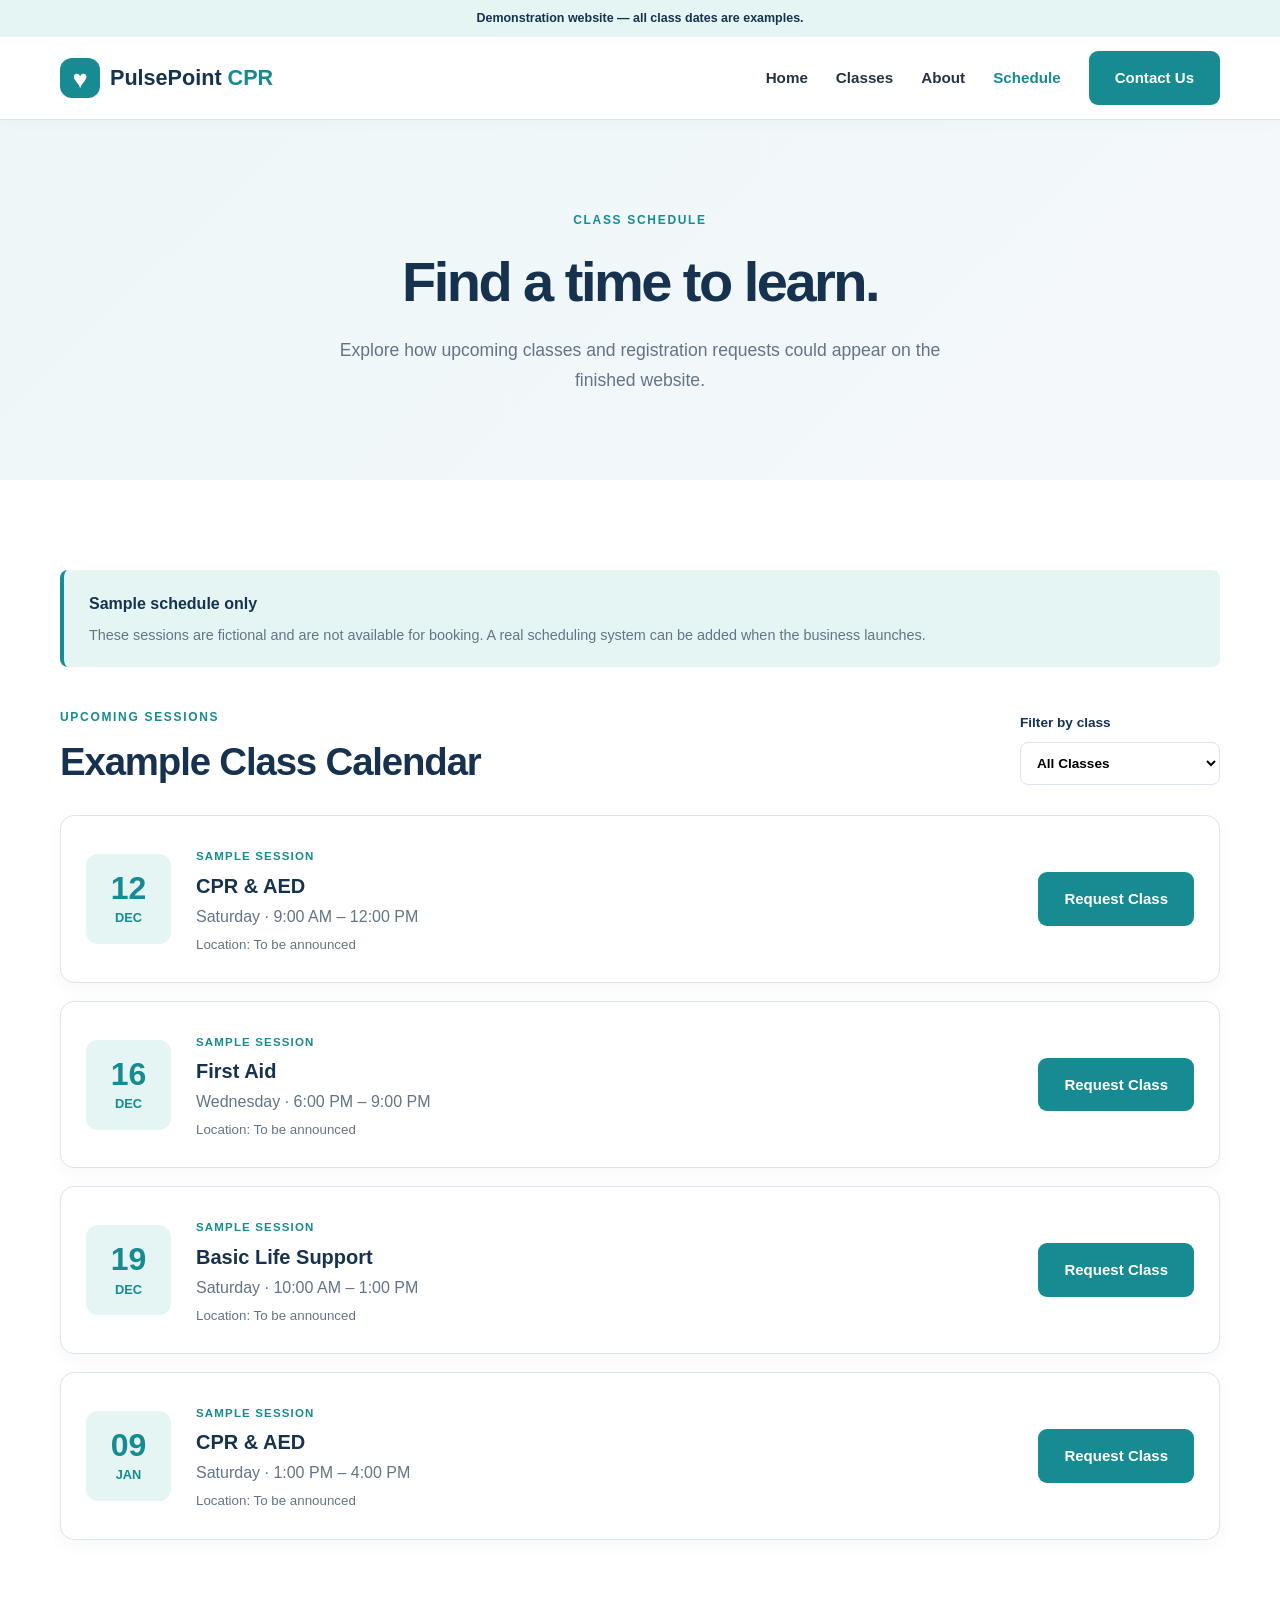
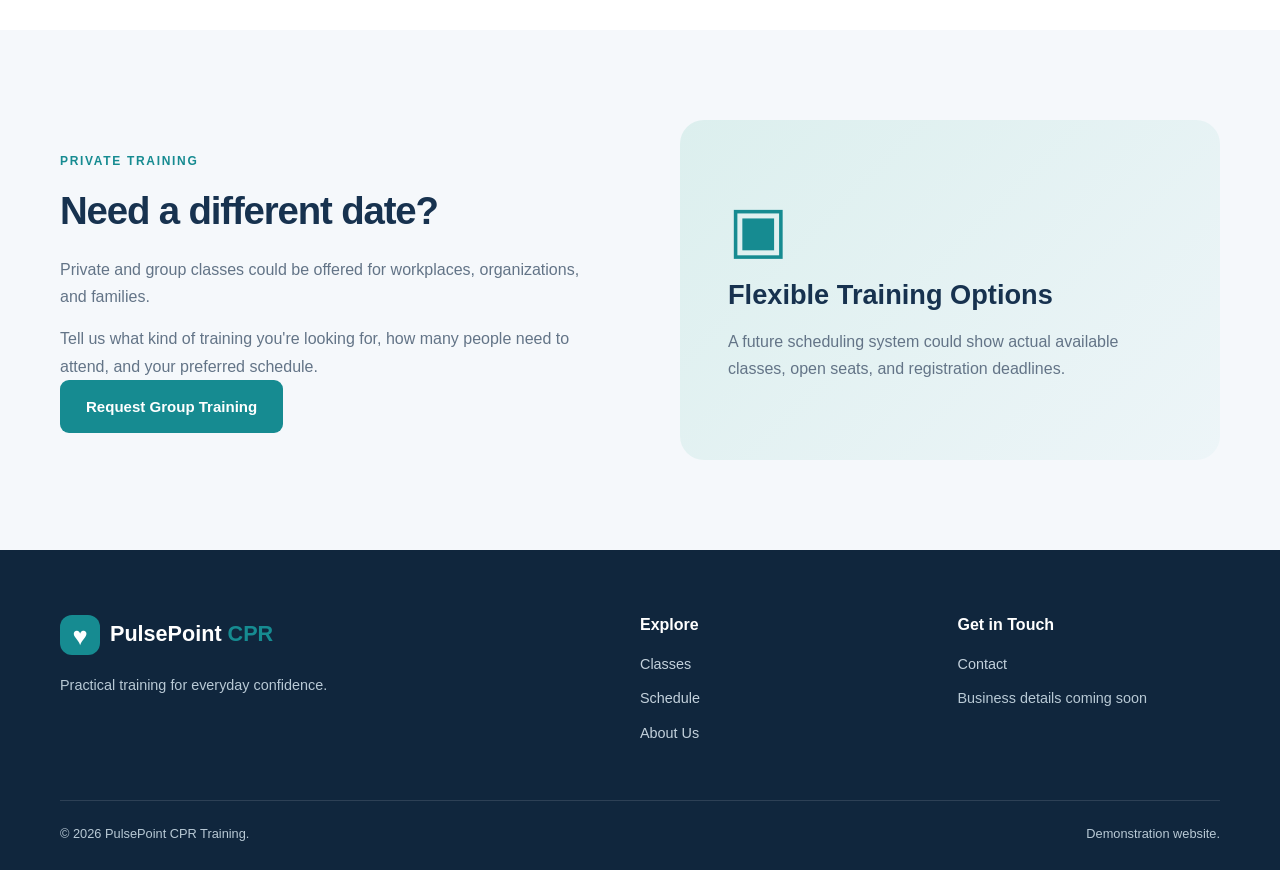
<file: schedule.html>
<!DOCTYPE html>
<html lang="en">
<head>
    <meta charset="UTF-8">
    <meta name="viewport" content="width=device-width, initial-scale=1.0">
    <meta name="description" content="View sample CPR training class schedules.">
    <title>Schedule | PulsePoint CPR Training</title>
    <link rel="stylesheet" href="css/style.css">
    <script src="js/main.js" defer></script>
</head>
<body>
    <div class="demo-banner">
        Demonstration website — all class dates are examples.
    </div>

    <header class="site-header">
        <div class="container nav-container">
            <a class="brand" href="index.html">
                <span class="brand-icon">♥</span>
                <span>PulsePoint <strong>CPR</strong></span>
            </a>

            <button class="menu-toggle" aria-label="Toggle navigation" aria-expanded="false">
                ☰
            </button>

            <nav class="site-nav" aria-label="Main navigation">
                <a href="index.html">Home</a>
                <a href="classes.html">Classes</a>
                <a href="about.html">About</a>
                <a class="active" href="schedule.html">Schedule</a>
                <a href="contact.html" class="btn btn-primary nav-cta">Contact Us</a>
            </nav>
        </div>
    </header>

    <main>
        <section class="page-hero">
            <div class="container">
                <span class="eyebrow">CLASS SCHEDULE</span>
                <h1>Find a time to learn.</h1>
                <p>
                    Explore how upcoming classes and registration
                    requests could appear on the finished website.
                </p>
            </div>
        </section>

        <section class="section">
            <div class="container">
                <div class="notice-box">
                    <strong>Sample schedule only</strong>
                    <p>
                        These sessions are fictional and are not
                        available for booking. A real scheduling
                        system can be added when the business launches.
                    </p>
                </div>

                <div class="schedule-toolbar">
                    <div>
                        <span class="eyebrow">UPCOMING SESSIONS</span>
                        <h2>Example Class Calendar</h2>
                    </div>

                    <label class="filter-control">
                        Filter by class
                        <select id="class-filter">
                            <option value="all">All Classes</option>
                            <option value="cpr">CPR & AED</option>
                            <option value="first-aid">First Aid</option>
                            <option value="bls">Basic Life Support</option>
                        </select>
                    </label>
                </div>

                <div class="schedule-list">
                    <article class="schedule-card" data-course="cpr">
                        <div class="date-box">
                            <strong>12</strong>
                            <span>DEC</span>
                        </div>

                        <div class="schedule-info">
                            <span class="course-label">SAMPLE SESSION</span>
                            <h3>CPR & AED</h3>
                            <p>Saturday · 9:00 AM – 12:00 PM</p>
                            <small>Location: To be announced</small>
                        </div>

                        <a
                            href="contact.html?course=CPR%20%26%20AED"
                            class="btn btn-primary"
                        >
                            Request Class
                        </a>
                    </article>

                    <article class="schedule-card" data-course="first-aid">
                        <div class="date-box">
                            <strong>16</strong>
                            <span>DEC</span>
                        </div>

                        <div class="schedule-info">
                            <span class="course-label">SAMPLE SESSION</span>
                            <h3>First Aid</h3>
                            <p>Wednesday · 6:00 PM – 9:00 PM</p>
                            <small>Location: To be announced</small>
                        </div>

                        <a
                            href="contact.html?course=First%20Aid"
                            class="btn btn-primary"
                        >
                            Request Class
                        </a>
                    </article>

                    <article class="schedule-card" data-course="bls">
                        <div class="date-box">
                            <strong>19</strong>
                            <span>DEC</span>
                        </div>

                        <div class="schedule-info">
                            <span class="course-label">SAMPLE SESSION</span>
                            <h3>Basic Life Support</h3>
                            <p>Saturday · 10:00 AM – 1:00 PM</p>
                            <small>Location: To be announced</small>
                        </div>

                        <a
                            href="contact.html?course=Basic%20Life%20Support"
                            class="btn btn-primary"
                        >
                            Request Class
                        </a>
                    </article>

                    <article class="schedule-card" data-course="cpr">
                        <div class="date-box">
                            <strong>09</strong>
                            <span>JAN</span>
                        </div>

                        <div class="schedule-info">
                            <span class="course-label">SAMPLE SESSION</span>
                            <h3>CPR & AED</h3>
                            <p>Saturday · 1:00 PM – 4:00 PM</p>
                            <small>Location: To be announced</small>
                        </div>

                        <a
                            href="contact.html?course=CPR%20%26%20AED"
                            class="btn btn-primary"
                        >
                            Request Class
                        </a>
                    </article>
                </div>

                <p id="no-classes" class="empty-state" hidden>
                    No sample classes match your filter.
                </p>
            </div>
        </section>

        <section class="section section-soft">
            <div class="container split-section">
                <div>
                    <span class="eyebrow">PRIVATE TRAINING</span>
                    <h2>Need a different date?</h2>
                    <p>
                        Private and group classes could be offered
                        for workplaces, organizations, and families.
                    </p>
                    <p>
                        Tell us what kind of training you're looking
                        for, how many people need to attend,
                        and your preferred schedule.
                    </p>

                    <a
                        href="contact.html?course=Workplace%20Group%20Training"
                        class="btn btn-primary"
                    >
                        Request Group Training
                    </a>
                </div>

                <div class="info-panel">
                    <span class="panel-symbol">▣</span>
                    <h3>Flexible Training Options</h3>
                    <p>
                        A future scheduling system could show
                        actual available classes, open seats,
                        and registration deadlines.
                    </p>
                </div>
            </div>
        </section>
    </main>

    <footer class="site-footer">
        <div class="container footer-grid">
            <div>
                <a class="brand footer-brand" href="index.html">
                    <span class="brand-icon">♥</span>
                    <span>PulsePoint <strong>CPR</strong></span>
                </a>
                <p>Practical training for everyday confidence.</p>
            </div>

            <div>
                <h3>Explore</h3>
                <a href="classes.html">Classes</a>
                <a href="schedule.html">Schedule</a>
                <a href="about.html">About Us</a>
            </div>

            <div>
                <h3>Get in Touch</h3>
                <a href="contact.html">Contact</a>
                <p>Business details coming soon</p>
            </div>
        </div>

        <div class="container footer-bottom">
            <p>© <span id="current-year"></span> PulsePoint CPR Training.</p>
            <p>Demonstration website.</p>
        </div>
    </footer>
</body>
</html>
</file>
<file: css/style.css>
/* =========================================
   PULSEPOINT CPR TRAINING
   Modern Medical Website
   ========================================= */

/* ---------- Theme Variables ---------- */

:root {
    --navy: #17324f;
    --navy-dark: #10263d;
    --teal: #168b91;
    --teal-dark: #0d7076;
    --teal-light: #e5f5f4;

    --white: #ffffff;
    --background: #f5f8fb;
    --text: #263442;
    --muted: #637487;
    --border: #dce5ed;

    --shadow: 0 12px 35px rgba(23, 50, 79, 0.08);
    --radius: 16px;
    --container: 1160px;
}

/* ---------- Global Reset ---------- */

* {
    margin: 0;
    padding: 0;
    box-sizing: border-box;
}

html {
    scroll-behavior: smooth;
}

body {
    font-family: Arial, Helvetica, sans-serif;
    background: var(--white);
    color: var(--text);
    line-height: 1.7;
}

a {
    color: inherit;
    text-decoration: none;
}

button,
input,
select,
textarea {
    font: inherit;
}

button {
    cursor: pointer;
}

img {
    display: block;
    max-width: 100%;
}

h1,
h2,
h3 {
    color: var(--navy);
    line-height: 1.2;
}

h1 {
    font-size: clamp(2.5rem, 5vw, 4.3rem);
    letter-spacing: -0.045em;
}

h2 {
    font-size: clamp(1.9rem, 3vw, 2.7rem);
    letter-spacing: -0.03em;
}

h3 {
    font-size: 1.25rem;
}

p {
    color: var(--muted);
}

:focus-visible {
    outline: 3px solid var(--teal);
    outline-offset: 3px;
}

/* ---------- Layout ---------- */

.container {
    width: min(92%, var(--container));
    margin: 0 auto;
}

.narrow-container {
    max-width: 800px;
}

.section {
    padding: 90px 0;
}

.section-soft {
    background: var(--background);
}

.section-heading {
    max-width: 700px;
    margin: 0 auto 45px;
    text-align: center;
}

.section-heading h2 {
    margin: 12px 0 16px;
}

.section-heading p {
    font-size: 1.05rem;
}

.eyebrow {
    display: inline-block;
    color: var(--teal);
    font-size: 0.75rem;
    font-weight: 800;
    letter-spacing: 0.14em;
    text-transform: uppercase;
}

.centered-action {
    margin-top: 35px;
    text-align: center;
}

/* ---------- Demo Banner ---------- */

.demo-banner {
    padding: 8px 16px;
    background: var(--teal-light);
    color: var(--navy);
    text-align: center;
    font-size: 0.78rem;
    font-weight: 700;
}

/* ---------- Header ---------- */

.site-header {
    position: sticky;
    top: 0;
    z-index: 100;
    background: rgba(255, 255, 255, 0.98);
    border-bottom: 1px solid var(--border);
    box-shadow: 0 3px 15px rgba(0, 0, 0, 0.025);
}

.nav-container {
    display: flex;
    align-items: center;
    justify-content: space-between;
    min-height: 82px;
    gap: 25px;
}

.brand {
    display: inline-flex;
    align-items: center;
    gap: 10px;
    color: var(--navy);
    font-size: 1.35rem;
    font-weight: 700;
    white-space: nowrap;
}

.brand strong {
    color: var(--teal);
}

.brand-icon {
    display: grid;
    place-items: center;
    width: 40px;
    height: 40px;
    border-radius: 12px;
    background: var(--teal);
    color: var(--white);
    font-size: 1.6rem;
}

.site-nav {
    display: flex;
    align-items: center;
    gap: 28px;
}

.site-nav > a:not(.btn) {
    color: var(--text);
    font-size: 0.95rem;
    font-weight: 600;
    transition: color 0.2s ease;
}

.site-nav > a:not(.btn):hover,
.site-nav > a.active:not(.btn) {
    color: var(--teal);
}

.menu-toggle {
    display: none;
    padding: 8px 12px;
    border: 1px solid var(--border);
    border-radius: 8px;
    background: var(--white);
    color: var(--navy);
    font-size: 1.4rem;
}

/* ---------- Buttons ---------- */

.btn {
    display: inline-flex;
    align-items: center;
    justify-content: center;
    min-height: 48px;
    padding: 12px 24px;
    border: 2px solid transparent;
    border-radius: 9px;
    font-size: 0.94rem;
    font-weight: 700;
    text-align: center;
    transition:
        background 0.2s ease,
        color 0.2s ease,
        transform 0.2s ease,
        box-shadow 0.2s ease;
}

.btn:hover {
    transform: translateY(-2px);
}

.btn-primary {
    background: var(--teal);
    color: var(--white);
}

.btn-primary:hover {
    background: var(--teal-dark);
    box-shadow: 0 8px 18px rgba(22, 139, 145, 0.2);
}

.btn-outline {
    border-color: var(--teal);
    background: transparent;
    color: var(--teal);
}

.btn-outline:hover {
    background: var(--teal-light);
}

.btn-light {
    background: var(--white);
    color: var(--navy);
}

.btn-light:hover {
    background: var(--teal-light);
}

.btn-full {
    width: 100%;
}

.button-group {
    display: flex;
    flex-wrap: wrap;
    gap: 14px;
    margin-top: 28px;
}

.text-link {
    color: var(--teal);
    font-weight: 700;
}

.text-link:hover {
    text-decoration: underline;
}

/* ---------- Homepage Hero ---------- */

.hero {
    overflow: hidden;
    padding: 95px 0 110px;
    background:
        radial-gradient(
            circle at 85% 20%,
            rgba(22, 139, 145, 0.09),
            transparent 38%
        ),
        linear-gradient(
            135deg,
            #ffffff 0%,
            #f0f7fa 100%
        );
}

.hero-grid {
    display: grid;
    grid-template-columns: 1.1fr 0.9fr;
    align-items: center;
    gap: 70px;
}

.hero-content h1 {
    margin: 18px 0 22px;
}

.hero-content h1 span {
    display: block;
    color: var(--teal);
}

.hero-content > p {
    max-width: 570px;
    font-size: 1.12rem;
}

.hero-highlights {
    display: flex;
    flex-wrap: wrap;
    gap: 14px 22px;
    margin-top: 35px;
    color: var(--navy);
    font-size: 0.85rem;
    font-weight: 700;
}

.hero-visual {
    position: relative;
}

.hero-image {
    min-height: 420px;
    padding: 18px;
    border-radius: 30px;
    background: linear-gradient(
        145deg,
        #b9e2e2,
        #d9ecf2
    );
    box-shadow: var(--shadow);
}

.image-placeholder {
    display: flex;
    flex-direction: column;
    align-items: center;
    justify-content: center;
    min-height: 384px;
    padding: 35px;
    border: 2px dashed rgba(23, 50, 79, 0.2);
    border-radius: 22px;
    background: rgba(255, 255, 255, 0.35);
    text-align: center;
}

.image-symbol {
    color: var(--teal);
    font-size: 6rem;
    line-height: 1.2;
}

.image-placeholder strong {
    margin-top: 15px;
    color: var(--navy);
    font-size: 1.5rem;
}

.image-placeholder p {
    margin-top: 8px;
    max-width: 250px;
}

.floating-card {
    position: absolute;
    right: -20px;
    bottom: 30px;
    display: flex;
    align-items: center;
    gap: 14px;
    padding: 18px 24px;
    border-radius: 14px;
    background: var(--white);
    box-shadow: var(--shadow);
}

.floating-icon {
    display: grid;
    place-items: center;
    width: 42px;
    height: 42px;
    border-radius: 50%;
    background: var(--teal-light);
    color: var(--teal);
    font-size: 1.4rem;
    font-weight: 800;
}

.floating-card strong,
.floating-card small {
    display: block;
}

.floating-card strong {
    color: var(--navy);
}

.floating-card small {
    color: var(--muted);
}

/* ---------- Trust Strip ---------- */

.trust-strip {
    padding: 30px 0;
    background: var(--navy);
}

.trust-grid {
    display: grid;
    grid-template-columns: repeat(3, 1fr);
    gap: 20px;
}

.trust-grid > div {
    display: flex;
    align-items: center;
    justify-content: center;
    gap: 15px;
    color: var(--white);
}

.trust-grid strong {
    color: #77d4d2;
    font-size: 1.5rem;
}

.trust-grid span {
    font-size: 0.92rem;
}

/* ---------- Cards ---------- */

.card-grid {
    display: grid;
    grid-template-columns: repeat(3, 1fr);
    gap: 25px;
}

.course-card {
    display: flex;
    flex-direction: column;
    align-items: flex-start;
    padding: 32px;
    border: 1px solid var(--border);
    border-radius: var(--radius);
    background: var(--white);
    box-shadow: 0 5px 22px rgba(23, 50, 79, 0.035);
    transition:
        transform 0.25s ease,
        box-shadow 0.25s ease;
}

.course-card:hover {
    transform: translateY(-5px);
    box-shadow: var(--shadow);
}

.course-icon {
    display: grid;
    place-items: center;
    width: 58px;
    height: 58px;
    margin-bottom: 24px;
    border-radius: 15px;
    background: var(--teal-light);
    color: var(--teal);
    font-size: 2rem;
}

.course-label {
    color: var(--teal);
    font-size: 0.72rem;
    font-weight: 800;
    letter-spacing: 0.1em;
}

.course-card h3,
.course-card h2 {
    margin: 12px 0;
}

.course-card h2 {
    font-size: 1.5rem;
}

.course-card p {
    margin-bottom: 22px;
}

.course-card .text-link {
    margin-top: auto;
}

.detailed-card .btn {
    width: 100%;
    margin-top: auto;
}

.course-details {
    width: 100%;
    margin: 0 0 22px;
    padding-left: 20px;
    color: var(--muted);
    font-size: 0.9rem;
}

.course-details li {
    margin-bottom: 7px;
}

.course-meta {
    display: flex;
    flex-direction: column;
    gap: 4px;
    width: 100%;
    margin-top: auto;
    margin-bottom: 22px;
    padding-top: 18px;
    border-top: 1px solid var(--border);
    font-size: 0.9rem;
}

.course-meta span {
    color: var(--muted);
}

.course-meta strong {
    color: var(--navy);
}

/* ---------- Split Sections ---------- */

.split-section {
    display: grid;
    grid-template-columns: 1fr 1fr;
    align-items: center;
    gap: 80px;
}

.split-section h2 {
    margin: 15px 0 22px;
}

.split-section p + p {
    margin-top: 15px;
}

.feature-list {
    display: flex;
    flex-direction: column;
    gap: 24px;
    margin-top: 30px;
}

.feature-item {
    display: flex;
    align-items: flex-start;
    gap: 15px;
}

.feature-item h3 {
    margin-bottom: 5px;
    font-size: 1.05rem;
}

.check-icon {
    display: grid;
    place-items: center;
    flex-shrink: 0;
    width: 30px;
    height: 30px;
    border-radius: 50%;
    background: var(--teal-light);
    color: var(--teal);
    font-weight: 800;
}

.info-panel {
    display: flex;
    flex-direction: column;
    align-items: flex-start;
    justify-content: center;
    min-height: 340px;
    padding: 48px;
    border-radius: 24px;
    background: linear-gradient(
        135deg,
        #dcefee,
        #edf5f8
    );
}

.panel-symbol {
    margin-bottom: 18px;
    color: var(--teal);
    font-size: 4rem;
    line-height: 1;
}

.info-panel h3 {
    margin-bottom: 16px;
    font-size: 1.7rem;
}

.info-panel small {
    margin-top: 15px;
    color: var(--muted);
}

/* ---------- Steps ---------- */

.steps-grid {
    display: grid;
    grid-template-columns: repeat(3, 1fr);
    gap: 35px;
}

.step {
    text-align: center;
}

.step-number {
    display: grid;
    place-items: center;
    width: 70px;
    height: 70px;
    margin: 0 auto 22px;
    border-radius: 50%;
    background: var(--teal-light);
    color: var(--teal);
    font-size: 1.5rem;
    font-weight: 800;
}

.step h3 {
    margin-bottom: 12px;
}

/* ---------- Page Hero ---------- */

.page-hero {
    padding: 85px 0;
    background: linear-gradient(
        135deg,
        #edf7f7,
        #f5f8fb
    );
    text-align: center;
}

.page-hero .container {
    max-width: 850px;
}

.page-hero h1 {
    margin: 16px 0 20px;
    font-size: clamp(2.3rem, 4.5vw, 3.5rem);
}

.page-hero p {
    max-width: 650px;
    margin: 0 auto;
    font-size: 1.1rem;
}

/* ---------- Notice Boxes ---------- */

.notice-box {
    margin-bottom: 35px;
    padding: 20px 25px;
    border-left: 4px solid var(--teal);
    border-radius: 8px;
    background: var(--teal-light);
}

.notice-box strong {
    display: block;
    margin-bottom: 5px;
    color: var(--navy);
}

.notice-box p {
    font-size: 0.9rem;
}

/* ---------- FAQ ---------- */

.faq-list {
    display: flex;
    flex-direction: column;
    gap: 14px;
}

.faq-item {
    padding: 22px 26px;
    border: 1px solid var(--border);
    border-radius: 12px;
    background: var(--white);
}

.faq-item summary {
    color: var(--navy);
    font-weight: 700;
    cursor: pointer;
}

.faq-item p {
    margin-top: 14px;
}

/* ---------- About / Team ---------- */

.team-grid {
    display: grid;
    grid-template-columns: repeat(2, 1fr);
    gap: 30px;
    max-width: 900px;
    margin: 0 auto;
}

.team-card {
    overflow: hidden;
    border: 1px solid var(--border);
    border-radius: var(--radius);
    background: var(--white);
    box-shadow: var(--shadow);
}

.team-photo {
    display: grid;
    place-items: center;
    min-height: 260px;
    background: linear-gradient(
        135deg,
        #c5e7e7,
        #e4f1f4
    );
    color: var(--navy);
    font-weight: 700;
}

.team-content {
    padding: 30px;
}

.team-content h3 {
    margin: 10px 0 4px;
}

.team-role {
    margin-bottom: 18px;
    color: var(--teal);
    font-weight: 700;
}

/* ---------- Schedule ---------- */

.schedule-toolbar {
    display: flex;
    align-items: end;
    justify-content: space-between;
    gap: 25px;
    margin-bottom: 30px;
}

.schedule-toolbar h2 {
    margin-top: 10px;
}

.filter-control {
    display: flex;
    flex-direction: column;
    gap: 8px;
    color: var(--navy);
    font-size: 0.85rem;
    font-weight: 700;
}

.filter-control select {
    min-width: 200px;
    padding: 12px;
    border: 1px solid var(--border);
    border-radius: 8px;
    background: var(--white);
}

.schedule-list {
    display: flex;
    flex-direction: column;
    gap: 18px;
}

.schedule-card {
    display: flex;
    align-items: center;
    gap: 25px;
    padding: 25px;
    border: 1px solid var(--border);
    border-radius: 14px;
    background: var(--white);
    box-shadow: 0 5px 18px rgba(23, 50, 79, 0.04);
}

.date-box {
    display: flex;
    flex-direction: column;
    align-items: center;
    justify-content: center;
    flex-shrink: 0;
    width: 85px;
    height: 90px;
    border-radius: 12px;
    background: var(--teal-light);
    color: var(--teal);
}

.date-box strong {
    font-size: 2rem;
    line-height: 1.2;
}

.date-box span {
    font-size: 0.8rem;
    font-weight: 800;
}

.schedule-info {
    flex: 1;
}

.schedule-info h3 {
    margin: 5px 0;
}

.schedule-info small {
    color: var(--muted);
}

.empty-state {
    padding: 30px;
    text-align: center;
}

/* ---------- Contact ---------- */

.contact-grid {
    display: grid;
    grid-template-columns: 0.85fr 1.15fr;
    align-items: start;
    gap: 65px;
}

.contact-intro h2 {
    margin: 12px 0 20px;
}

.contact-intro > p {
    margin-bottom: 30px;
}

.contact-detail {
    display: flex;
    align-items: flex-start;
    gap: 16px;
    margin-bottom: 26px;
}

.contact-detail-icon {
    display: grid;
    place-items: center;
    flex-shrink: 0;
    width: 45px;
    height: 45px;
    border-radius: 12px;
    background: var(--teal-light);
    color: var(--teal);
    font-size: 1.4rem;
}

.contact-detail h3 {
    margin-bottom: 3px;
    font-size: 1rem;
}

.contact-intro .notice-box {
    margin-top: 35px;
}

.form-card {
    padding: 38px;
    border: 1px solid var(--border);
    border-radius: 18px;
    background: var(--white);
    box-shadow: var(--shadow);
}

.form-card h2 {
    margin-bottom: 10px;
    font-size: 1.8rem;
}

.form-card > p {
    margin-bottom: 28px;
}

.form-row {
    display: grid;
    grid-template-columns: 1fr 1fr;
    gap: 18px;
}

.form-group {
    display: flex;
    flex-direction: column;
    gap: 8px;
    margin-bottom: 20px;
}

.form-group label {
    color: var(--navy);
    font-size: 0.88rem;
    font-weight: 700;
}

.form-group input,
.form-group select,
.form-group textarea {
    width: 100%;
    padding: 13px 14px;
    border: 1px solid var(--border);
    border-radius: 8px;
    background: var(--white);
    color: var(--text);
    transition: border-color 0.2s ease;
}

.form-group input:focus,
.form-group select:focus,
.form-group textarea:focus {
    border-color: var(--teal);
    outline: 2px solid rgba(22, 139, 145, 0.12);
}

.form-group textarea {
    resize: vertical;
}

.form-status {
    margin-top: 20px;
    padding: 16px;
    border-radius: 8px;
    background: var(--teal-light);
    color: var(--navy);
    font-weight: 600;
}

/* ---------- CTA ---------- */

.cta-section {
    background: linear-gradient(
        135deg,
        var(--navy),
        #21546b
    );
}

.cta-content {
    max-width: 780px;
    text-align: center;
}

.cta-content .eyebrow {
    color: #9ce1df;
}

.cta-content h2 {
    margin: 12px 0 18px;
    color: var(--white);
}

.cta-content p {
    margin-bottom: 28px;
    color: #d9e8ef;
}

/* ---------- Footer ---------- */

.site-footer {
    padding: 65px 0 25px;
    background: var(--navy-dark);
}

.footer-grid {
    display: grid;
    grid-template-columns: 2fr 1fr 1fr;
    gap: 55px;
    padding-bottom: 45px;
}

.footer-brand {
    margin-bottom: 18px;
    color: var(--white);
}

.footer-grid h3 {
    margin-bottom: 18px;
    color: var(--white);
    font-size: 1rem;
}

.footer-grid a:not(.brand) {
    display: block;
    margin-bottom: 10px;
    color: #c3d1dc;
    font-size: 0.9rem;
}

.footer-grid a:not(.brand):hover {
    color: #8ee0db;
}

.footer-grid p {
    max-width: 350px;
    color: #b8c9d5;
    font-size: 0.9rem;
}

.footer-bottom {
    display: flex;
    justify-content: space-between;
    gap: 20px;
    padding-top: 22px;
    border-top: 1px solid rgba(255, 255, 255, 0.12);
}

.footer-bottom p {
    color: #b8c9d5;
    font-size: 0.8rem;
}

/* ---------- Responsive Design ---------- */

@media (max-width: 1000px) {
    .hero-grid,
    .split-section,
    .contact-grid {
        gap: 40px;
    }

    .card-grid {
        grid-template-columns: repeat(2, 1fr);
    }

    .site-nav {
        gap: 16px;
    }
}

@media (max-width: 800px) {
    .section {
        padding: 65px 0;
    }

    .nav-container {
        min-height: 70px;
    }

    .menu-toggle {
        display: block;
    }

    .site-nav {
        position: absolute;
        top: 100%;
        left: 0;
        right: 0;
        display: none;
        flex-direction: column;
        align-items: stretch;
        gap: 0;
        padding: 16px 4%;
        border-bottom: 1px solid var(--border);
        background: var(--white);
        box-shadow: var(--shadow);
    }

    .site-nav.open {
        display: flex;
    }

    .site-nav > a:not(.btn) {
        padding: 12px 10px;
    }

    .site-nav .nav-cta {
        margin-top: 10px;
    }

    .hero {
        padding: 65px 0;
    }

    .hero-grid,
    .split-section,
    .contact-grid {
        grid-template-columns: 1fr;
    }

    .hero-visual {
        max-width: 600px;
        margin: 0 auto;
        width: 100%;
    }

    .floating-card {
        right: 0;
    }

    .trust-grid {
        grid-template-columns: 1fr;
        gap: 12px;
    }

    .footer-grid {
        grid-template-columns: repeat(2, 1fr);
    }
}

@media (max-width: 600px) {
    .brand {
        font-size: 1.1rem;
    }

    .brand-icon {
        width: 35px;
        height: 35px;
    }

    .card-grid,
    .team-grid,
    .steps-grid,
    .form-row {
        grid-template-columns: 1fr;
    }

    .hero-image {
        min-height: 320px;
    }

    .image-placeholder {
        min-height: 284px;
    }

    .floating-card {
        position: relative;
        right: auto;
        bottom: auto;
        margin-top: 15px;
    }

    .schedule-toolbar {
        flex-direction: column;
        align-items: stretch;
    }

    .schedule-card {
        flex-wrap: wrap;
    }

    .schedule-card .btn {
        width: 100%;
    }

    .form-card {
        padding: 24px;
    }

    .info-panel {
        min-height: 280px;
        padding: 30px;
    }

    .footer-grid {
        grid-template-columns: 1fr;
        gap: 35px;
    }

    .footer-bottom {
        flex-direction: column;
    }
}

@media (prefers-reduced-motion: reduce) {
    *,
    *::before,
    *::after {
        scroll-behavior: auto !important;
        transition-duration: 0.01ms !important;
        animation-duration: 0.01ms !important;
    }
}

/* Keep elements hidden when JavaScript sets the hidden attribute. */

[hidden] {
    display: none !important;
}
</file>
